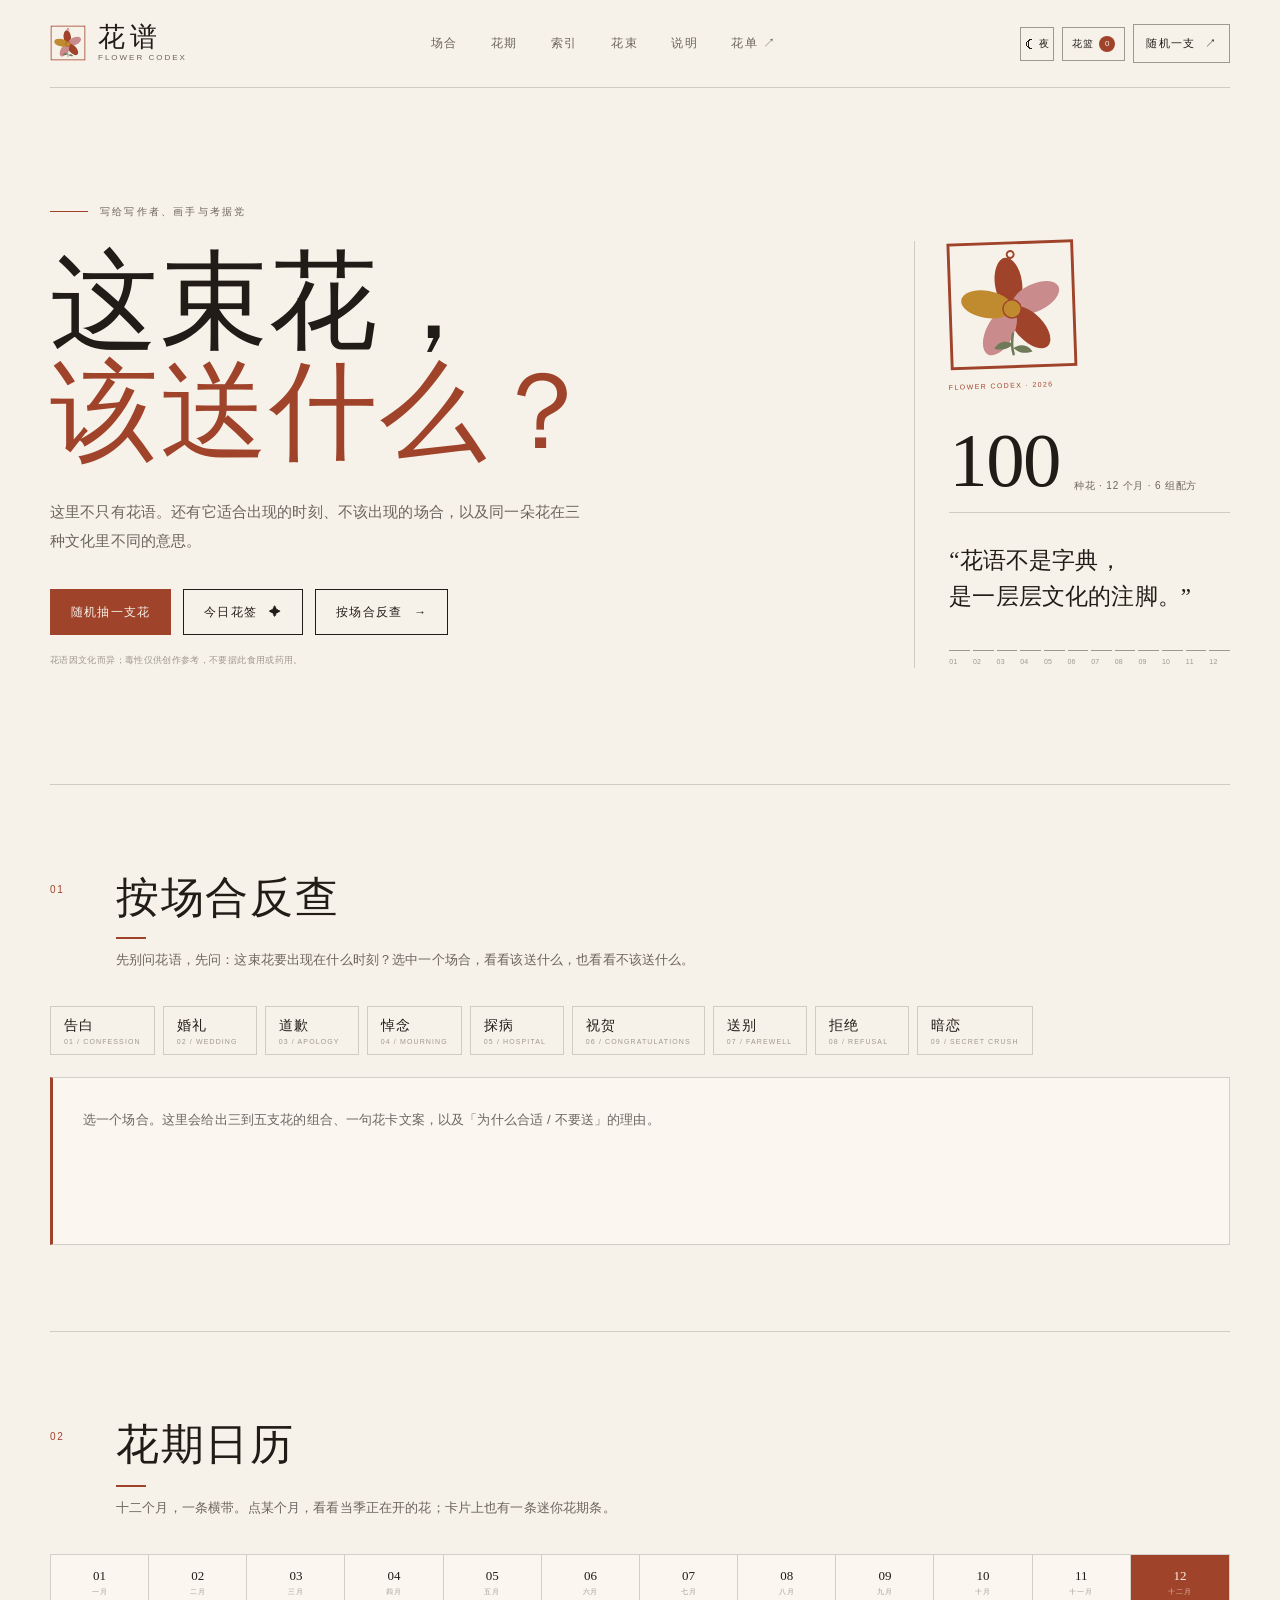
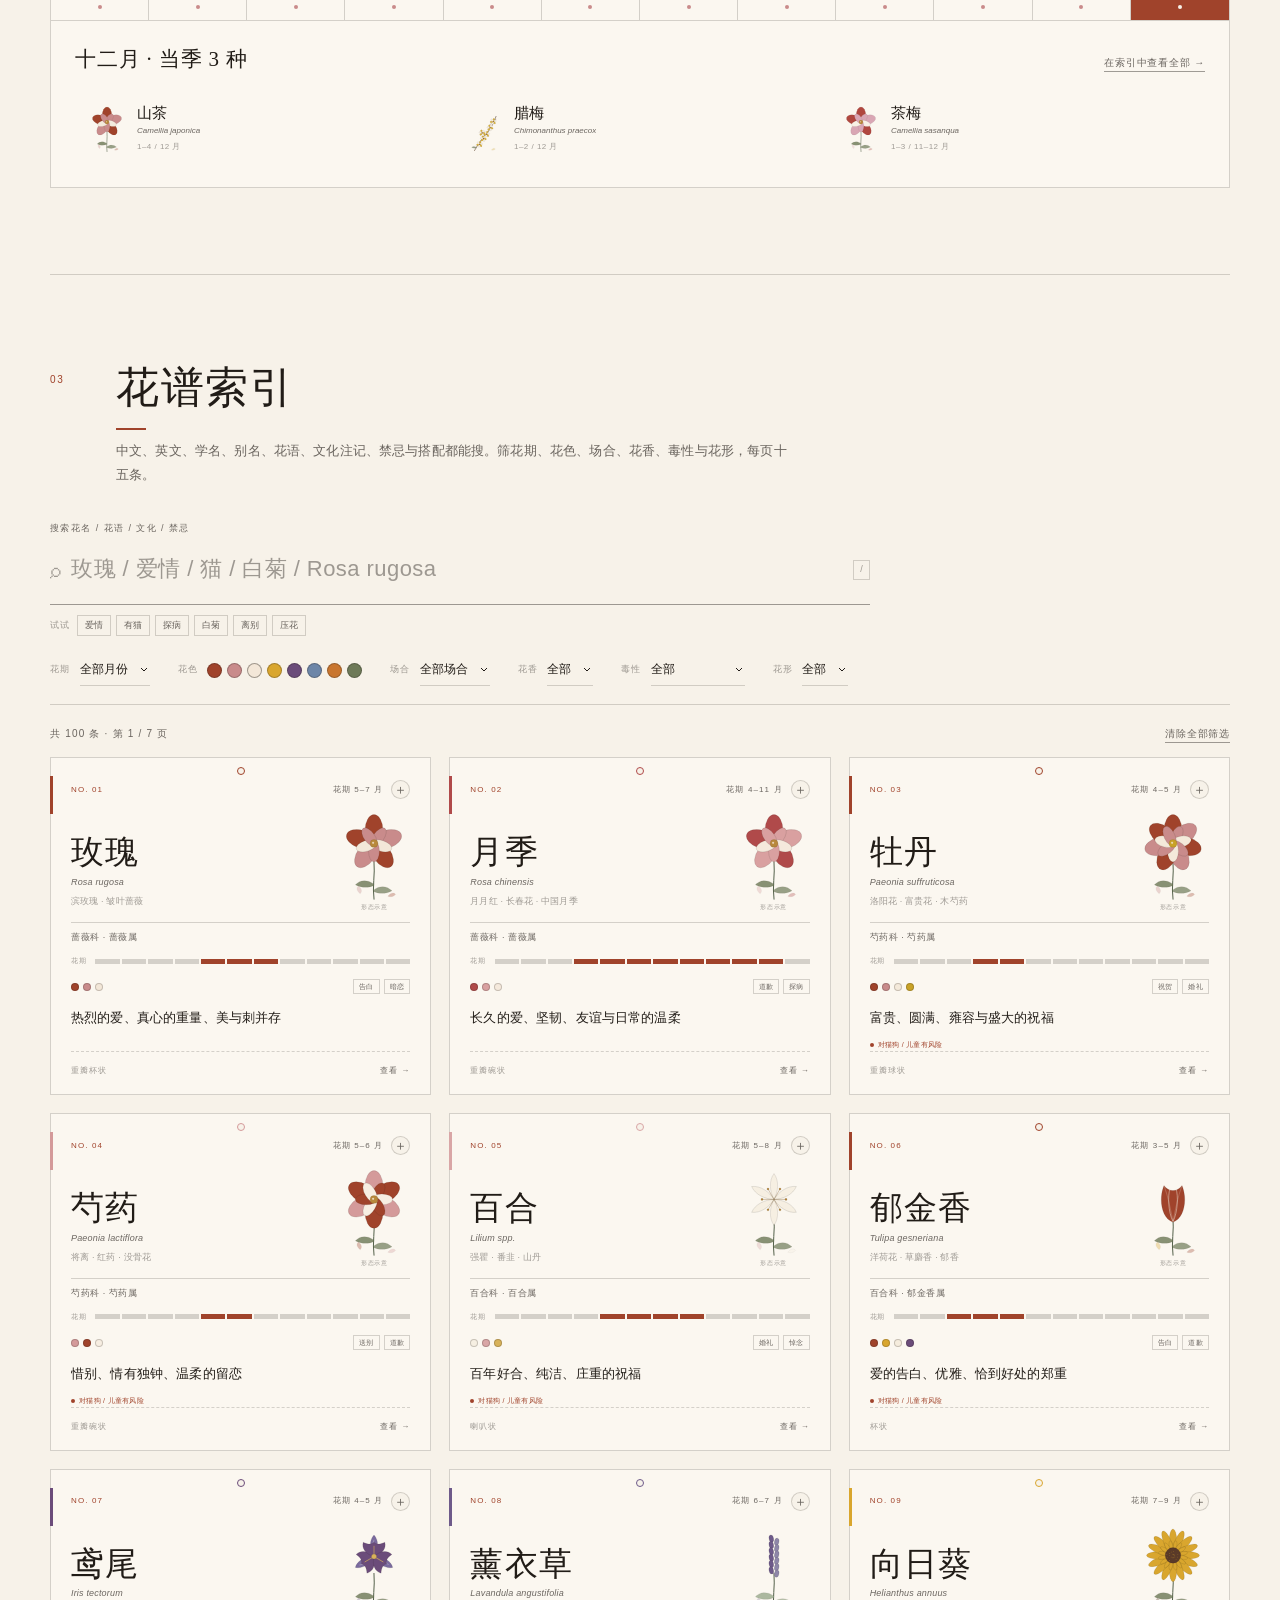
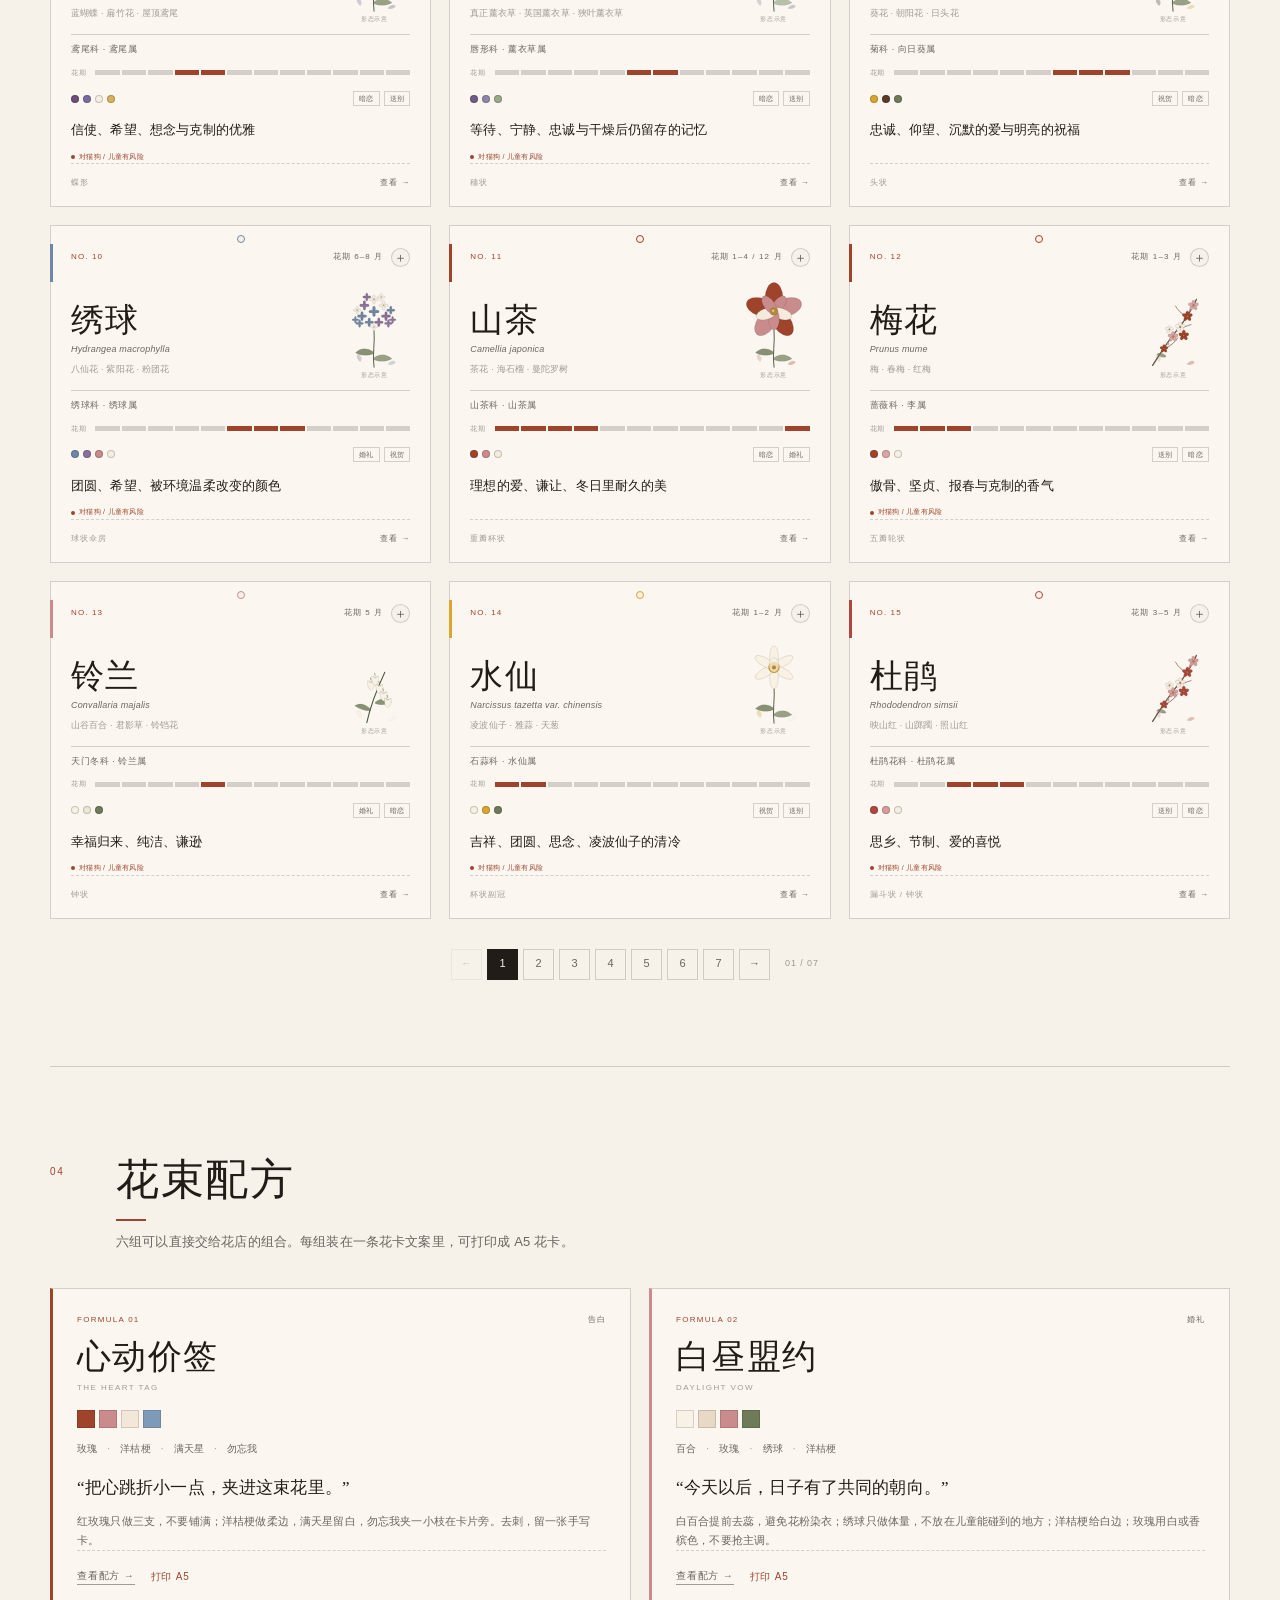
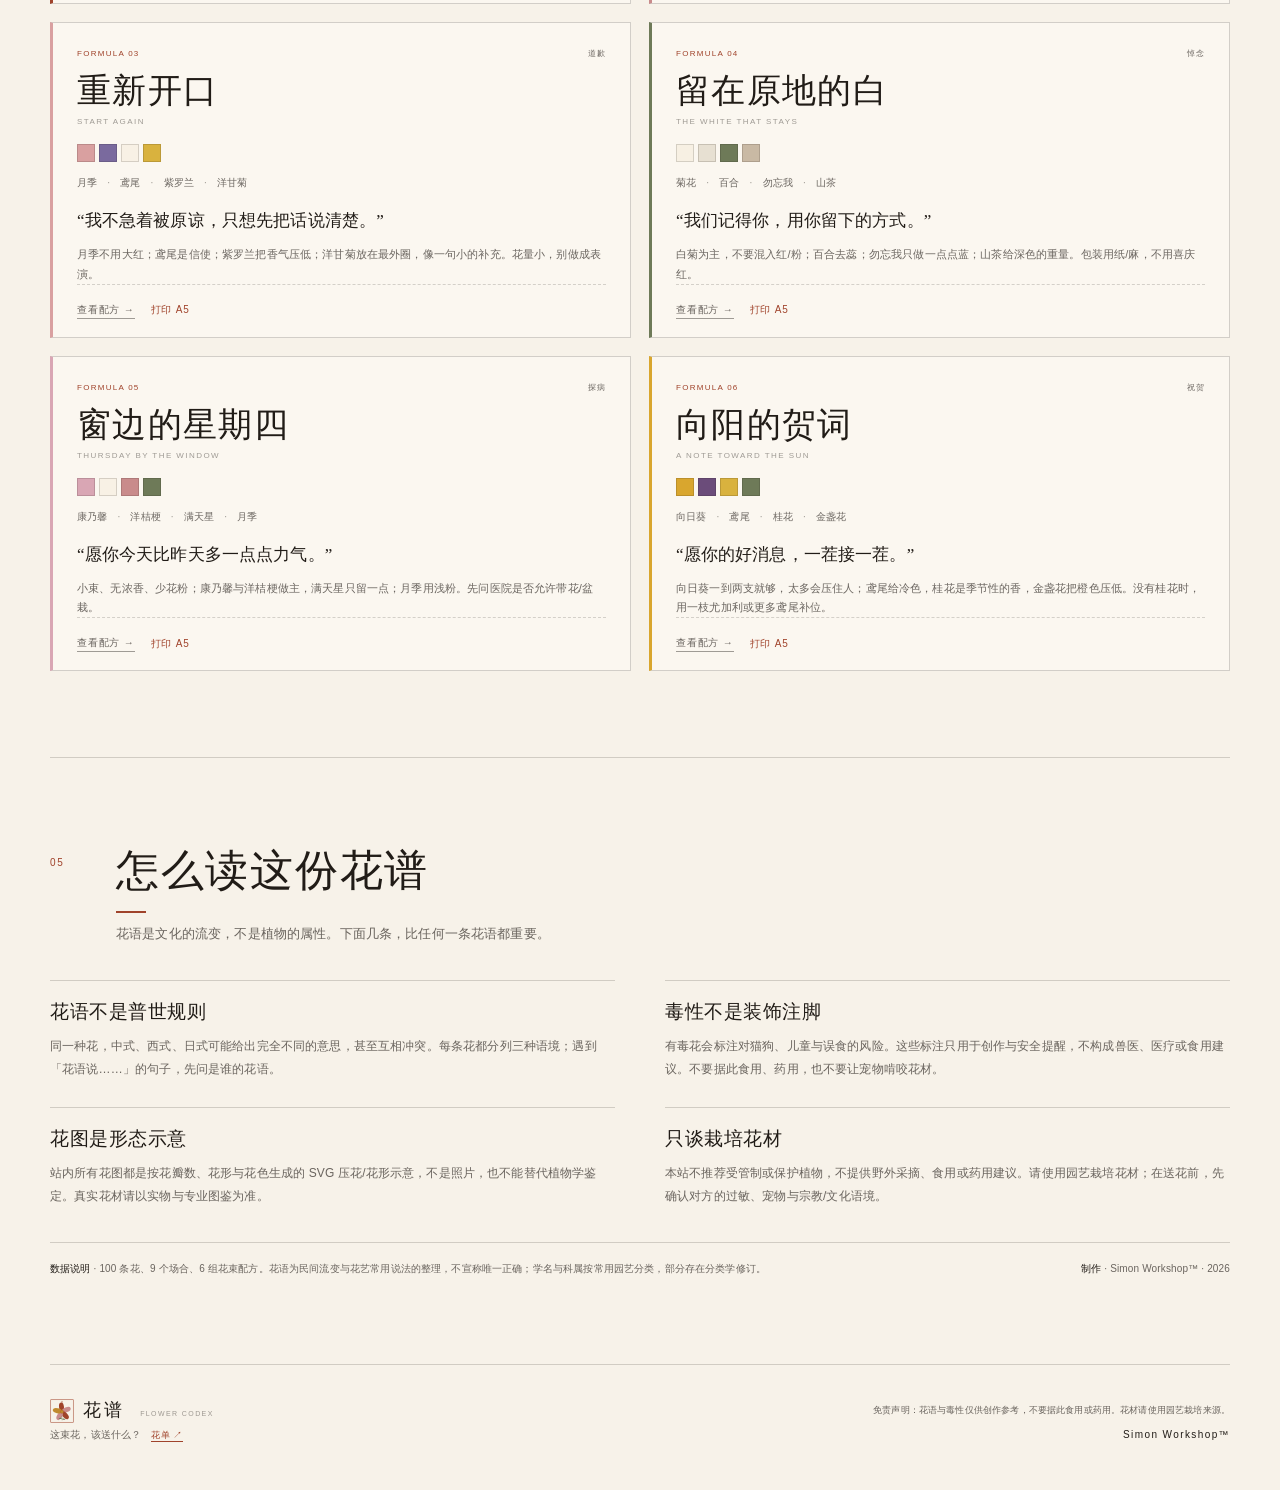
<file: index.html>
<!doctype html>
<html lang="zh-CN">
<head>
  <meta charset="utf-8">
  <meta name="viewport" content="width=device-width, initial-scale=1, viewport-fit=cover">
  <title>花谱 · 这束花，该送什么？</title>
  <meta name="description" content="花谱：写给写作者、画手与考据党的花与场合对照册。按场合反查、花期日历、花束配方；花语因文化而异，毒性仅供创作参考。">
  <meta name="theme-color" content="#F7F2E9">
  <meta property="og:title" content="花谱 · 这束花，该送什么？">
  <meta property="og:description" content="给写故事的人、画画的人，和认真考据的人。100 种花，12 个月，6 组花束配方。">
  <meta property="og:type" content="website">
  <link rel="icon" href="logo.svg?v=20261106" type="image/svg+xml">
  <script>
    try { if (localStorage.getItem("huapu-theme") === "night") document.documentElement.dataset.theme = "night"; } catch (e) {}
  </script>
  <link rel="stylesheet" href="styles.css">
</head>
<body>
  <a class="skip-link" href="#index">跳到花谱索引</a>
  <noscript><p class="noscript">花谱的搜索、筛选与详情需要 JavaScript。请开启后再使用。</p></noscript>

  <header class="masthead" id="top">
    <a class="brand" href="#top" aria-label="花谱首页">
      <img class="brand-mark" src="logo.svg?v=20261106" alt="" width="36" height="36">
      <span class="brand-text">
        <span class="brand-cn">花谱</span>
        <span class="brand-en">FLOWER CODEX</span>
      </span>
    </a>
    <nav class="nav" aria-label="主导航">
      <a href="#occasions">场合</a>
      <a href="#calendar">花期</a>
      <a href="#index">索引</a>
      <a href="#bouquets">花束</a>
      <a href="#about">说明</a>
      <a href="flowers-list.html">花单 ↗</a>
    </nav>
    <div class="header-actions">
      <button class="theme-btn" id="themeToggle" type="button" aria-label="切换夜晚模式" aria-pressed="false" title="切换夜晚模式">
        <span class="theme-icon" aria-hidden="true">☾</span>
        <span class="theme-label">夜</span>
      </button>
      <button class="basket-btn" id="basketBtn" type="button" aria-label="打开花篮">
        <span class="basket-label">花篮</span>
        <span class="basket-count" id="basketCount">0</span>
      </button>
      <button class="random-btn" id="randomBtn" type="button">
        <span>随机一支</span>
        <span aria-hidden="true">↗</span>
      </button>
    </div>
  </header>

  <main>
    <section class="hero" aria-labelledby="heroTitle">
      <div class="hero-copy">
        <p class="eyebrow"><span class="eyebrow-rule" aria-hidden="true"></span>写给写作者、画手与考据党</p>
        <h1 id="heroTitle">这束花，<br><span>该送什么？</span></h1>
        <p class="hero-lede">这里不只有花语。还有它适合出现的时刻、不该出现的场合，以及同一朵花在三种文化里不同的意思。</p>
        <div class="hero-actions">
          <button class="btn btn-solid" id="heroRandom" type="button">随机抽一支花</button>
          <button class="btn btn-ghost" id="dailyBtn" type="button">今日花签 <span aria-hidden="true">✦</span></button>
          <a class="btn btn-ghost" href="#occasions">按场合反查 <span aria-hidden="true">→</span></a>
        </div>
        <p class="hero-note">花语因文化而异；毒性仅供创作参考，不要据此食用或药用。</p>
      </div>
      <aside class="hero-aside" aria-label="花谱简介">
        <div class="hero-emblem" aria-hidden="true">
          <img src="logo.svg?v=20261106" alt="" width="132" height="132">
          <span>FLOWER CODEX · 2026</span>
        </div>
        <div class="hero-stat">
          <span class="hero-stat-no" id="statFlowers">100</span>
          <span class="hero-stat-label">种花 · 12 个月 · 6 组配方</span>
        </div>
        <p class="hero-quote">“花语不是字典，<br>是一层层文化的注脚。”</p>
        <div class="hero-months" aria-hidden="true">
          <span>01</span><span>02</span><span>03</span><span>04</span><span>05</span><span>06</span>
          <span>07</span><span>08</span><span>09</span><span>10</span><span>11</span><span>12</span>
        </div>
      </aside>
    </section>

    <section class="section occasion-section" id="occasions" aria-labelledby="occasionsTitle">
      <header class="section-head">
        <span class="sec-no" aria-hidden="true">01</span>
        <div>
          <h2 id="occasionsTitle">按场合反查</h2>
          <p class="section-sub">先别问花语，先问：这束花要出现在什么时刻？选中一个场合，看看该送什么，也看看不该送什么。</p>
        </div>
      </header>
      <div class="occasion-chips" id="occasionChips" role="group" aria-label="选择场合"></div>
      <div class="occasion-panel" id="occasionPanel" aria-live="polite">
        <p class="panel-placeholder">选一个场合。这里会给出三到五支花的组合、一句花卡文案，以及「为什么合适 / 不要送」的理由。</p>
      </div>
    </section>

    <section class="section calendar-section" id="calendar" aria-labelledby="calendarTitle">
      <header class="section-head">
        <span class="sec-no" aria-hidden="true">02</span>
        <div>
          <h2 id="calendarTitle">花期日历</h2>
          <p class="section-sub">十二个月，一条横带。点某个月，看看当季正在开的花；卡片上也有一条迷你花期条。</p>
        </div>
      </header>
      <div class="calendar-wrap">
        <div class="calendar-strip" id="calendarStrip" role="group" aria-label="按月份查看花期"></div>
        <div class="season-head">
          <h3 id="seasonTitle">当季花</h3>
          <button class="text-btn" id="seasonAll" type="button">在索引中查看全部 <span aria-hidden="true">→</span></button>
        </div>
        <div class="season-preview" id="seasonPreview"></div>
      </div>
    </section>

    <section class="section index-section" id="index" aria-labelledby="indexTitle">
      <header class="section-head">
        <span class="sec-no" aria-hidden="true">03</span>
        <div>
          <h2 id="indexTitle">花谱索引</h2>
          <p class="section-sub">中文、英文、学名、别名、花语、文化注记、禁忌与搭配都能搜。筛花期、花色、场合、花香、毒性与花形，每页十五条。</p>
        </div>
      </header>

      <div class="search-block">
        <label class="search-label" for="searchInput">搜索花名 / 花语 / 文化 / 禁忌</label>
        <div class="search-field">
          <span class="search-icon" aria-hidden="true">⌕</span>
          <input id="searchInput" type="search" autocomplete="off" spellcheck="false" placeholder="玫瑰 / 爱情 / 猫 / 白菊 / Rosa rugosa">
          <kbd class="search-kbd" aria-hidden="true">/</kbd>
          <button class="search-clear" id="searchClear" type="button" aria-label="清除搜索" hidden>×</button>
        </div>
        <div class="search-suggestions" id="searchSuggestions" aria-label="搜索建议">
          <span>试试</span>
          <button type="button" data-quick-search="爱情">爱情</button>
          <button type="button" data-quick-search="猫">有猫</button>
          <button type="button" data-quick-search="探病">探病</button>
          <button type="button" data-quick-search="白菊">白菊</button>
          <button type="button" data-quick-search="离别">离别</button>
          <button type="button" data-quick-search="压花">压花</button>
        </div>
      </div>

      <div class="filter-bar" id="filterBar">
        <div class="filter-group">
          <span class="filter-label">花期</span>
          <select id="monthFilter" aria-label="按花期月份筛选">
            <option value="">全部月份</option>
          </select>
        </div>
        <div class="filter-group filter-colors">
          <span class="filter-label">花色</span>
          <div class="color-filters" id="colorFilters" role="group" aria-label="按花色筛选"></div>
        </div>
        <div class="filter-group">
          <span class="filter-label">场合</span>
          <select id="occasionFilter" aria-label="按场合筛选">
            <option value="">全部场合</option>
          </select>
        </div>
        <div class="filter-group">
          <span class="filter-label">花香</span>
          <select id="scentFilter" aria-label="按花香筛选">
            <option value="">全部</option>
            <option value="无">无</option>
            <option value="淡">淡</option>
            <option value="浓">浓</option>
          </select>
        </div>
        <div class="filter-group">
          <span class="filter-label">毒性</span>
          <select id="riskFilter" aria-label="按毒性风险筛选">
            <option value="">全部</option>
            <option value="pets">对猫狗有风险</option>
            <option value="children">对儿童有风险</option>
            <option value="low">风险较低</option>
          </select>
        </div>
        <div class="filter-group">
          <span class="filter-label">花形</span>
          <select id="shapeFilter" aria-label="按花形筛选">
            <option value="">全部</option>
          </select>
        </div>
      </div>

      <div class="active-filters" id="activeFilters" aria-live="polite"></div>

      <div class="result-bar">
        <p class="result-count" id="resultCount">—</p>
        <button class="text-btn" id="resetFilters" type="button">清除全部筛选</button>
      </div>

      <div class="flower-grid" id="flowerGrid"></div>
      <nav class="pagination" id="pagination" aria-label="花谱分页"></nav>
    </section>

    <section class="section bouquet-section" id="bouquets" aria-labelledby="bouquetsTitle">
      <header class="section-head">
        <span class="sec-no" aria-hidden="true">04</span>
        <div>
          <h2 id="bouquetsTitle">花束配方</h2>
          <p class="section-sub">六组可以直接交给花店的组合。每组装在一条花卡文案里，可打印成 A5 花卡。</p>
        </div>
      </header>
      <div class="bouquet-grid" id="bouquetGrid"></div>
    </section>

    <section class="section about-section" id="about" aria-labelledby="aboutTitle">
      <header class="section-head">
        <span class="sec-no" aria-hidden="true">05</span>
        <div>
          <h2 id="aboutTitle">怎么读这份花谱</h2>
          <p class="section-sub">花语是文化的流变，不是植物的属性。下面几条，比任何一条花语都重要。</p>
        </div>
      </header>
      <div class="about-grid">
        <article class="about-note">
          <h3>花语不是普世规则</h3>
          <p>同一种花，中式、西式、日式可能给出完全不同的意思，甚至互相冲突。每条花都分列三种语境；遇到「花语说……」的句子，先问是谁的花语。</p>
        </article>
        <article class="about-note">
          <h3>毒性不是装饰注脚</h3>
          <p>有毒花会标注对猫狗、儿童与误食的风险。这些标注只用于创作与安全提醒，不构成兽医、医疗或食用建议。不要据此食用、药用，也不要让宠物啃咬花材。</p>
        </article>
        <article class="about-note">
          <h3>花图是形态示意</h3>
          <p>站内所有花图都是按花瓣数、花形与花色生成的 SVG 压花/花形示意，不是照片，也不能替代植物学鉴定。真实花材请以实物与专业图鉴为准。</p>
        </article>
        <article class="about-note">
          <h3>只谈栽培花材</h3>
          <p>本站不推荐受管制或保护植物，不提供野外采摘、食用或药用建议。请使用园艺栽培花材；在送花前，先确认对方的过敏、宠物与宗教/文化语境。</p>
        </article>
      </div>
      <div class="about-meta">
        <p><strong>数据说明</strong> · <span data-count-flowers>100</span> 条花、9 个场合、<span data-count-bouquets>6</span> 组花束配方。花语为民间流变与花艺常用说法的整理，不宣称唯一正确；学名与科属按常用园艺分类，部分存在分类学修订。</p>
        <p><strong>制作</strong> · Simon Workshop™ · 2026</p>
      </div>
    </section>
  </main>

  <footer class="site-footer">
    <div class="footer-left">
      <p class="footer-brand"><img class="footer-mark" src="logo.svg?v=20261106" alt="" width="24" height="24"><span class="footer-brand-text">花谱 <span>FLOWER CODEX</span></span></p>
      <p class="footer-line">这束花，该送什么？ <a class="footer-list-link" href="flowers-list.html">花单 ↗</a></p>
    </div>
    <div class="footer-right">
      <p class="disclaimer">免责声明：花语与毒性仅供创作参考，不要据此食用或药用。花材请使用园艺栽培来源。</p>
      <p class="credit">Simon Workshop™</p>
    </div>
  </footer>

  <div id="drawerRoot"></div>
  <div id="modalRoot"></div>
  <div id="toast" class="toast" role="status" aria-live="polite"></div>
  <div id="printCard" class="print-card" aria-hidden="true"></div>

  <script src="data/flowers.js"></script>
  <script src="data/bouquets.js"></script>
  <script src="app.js"></script>
</body>
</html>
</file>
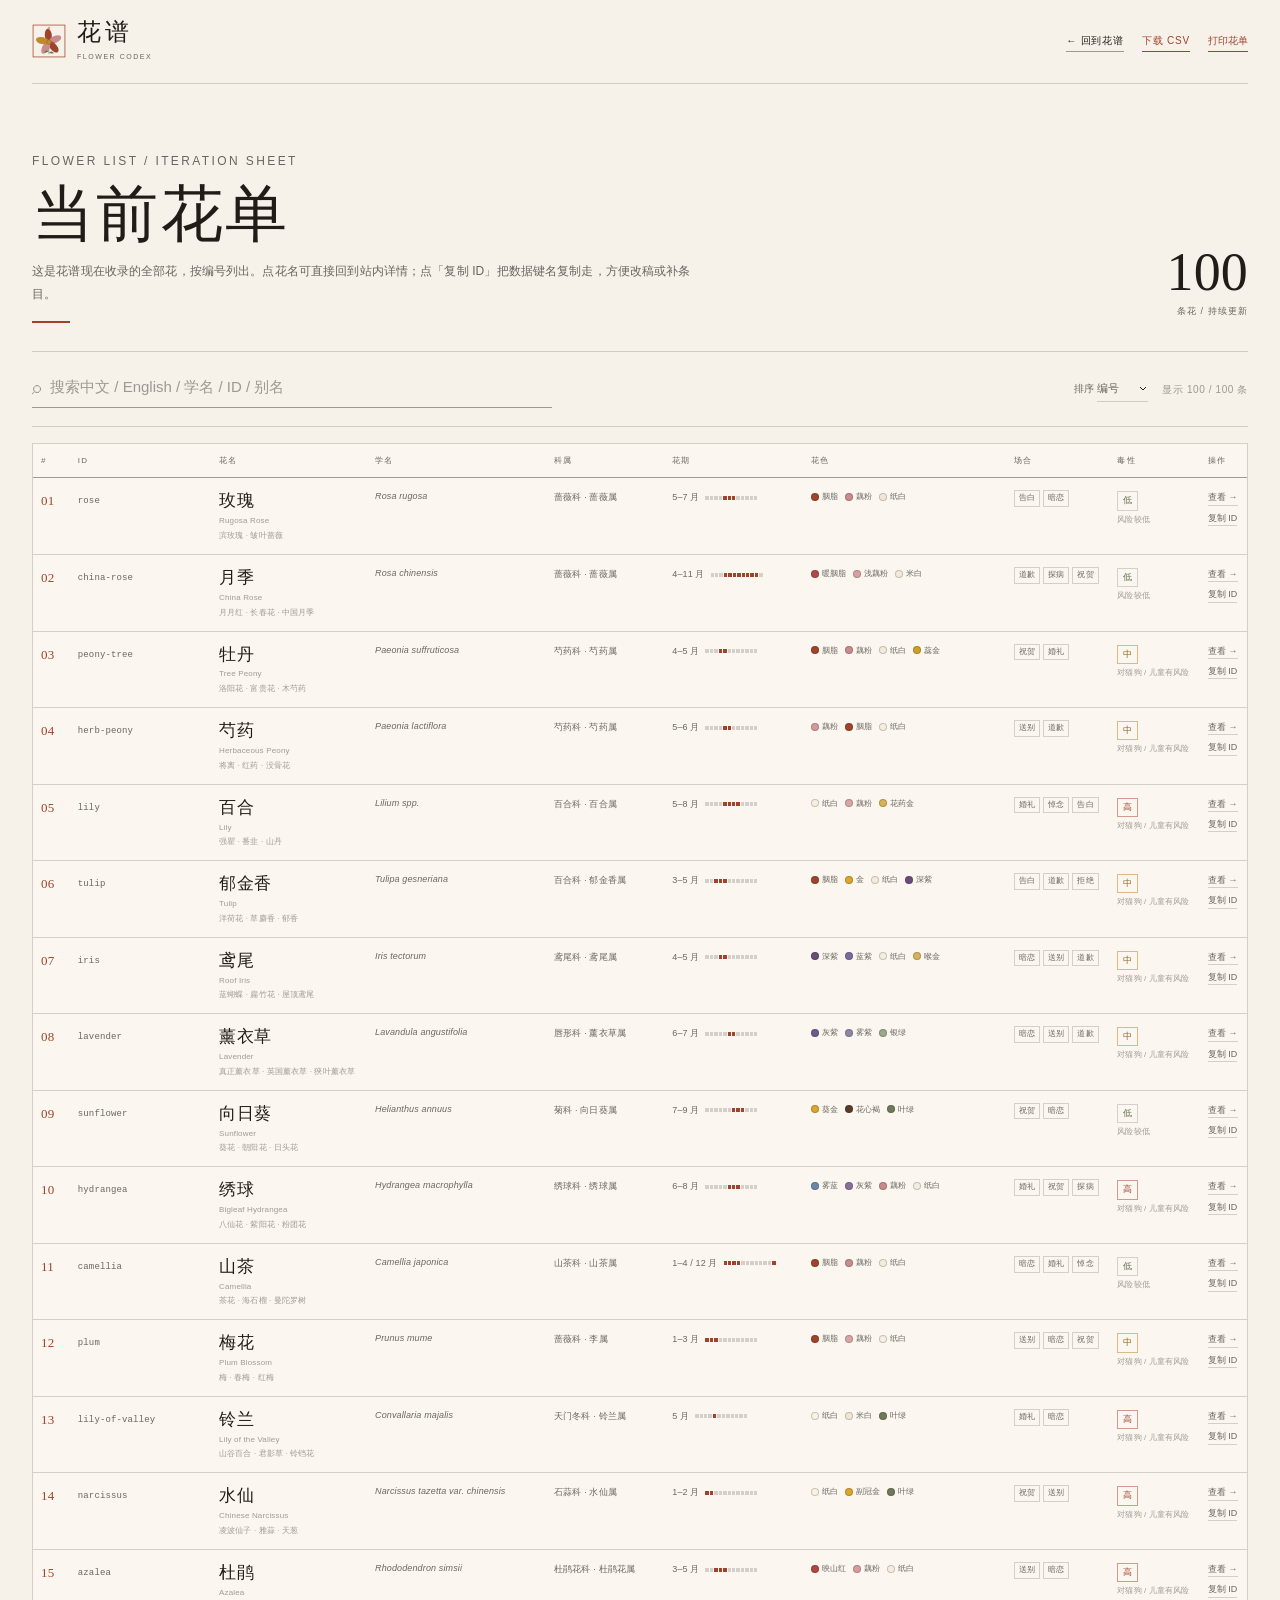
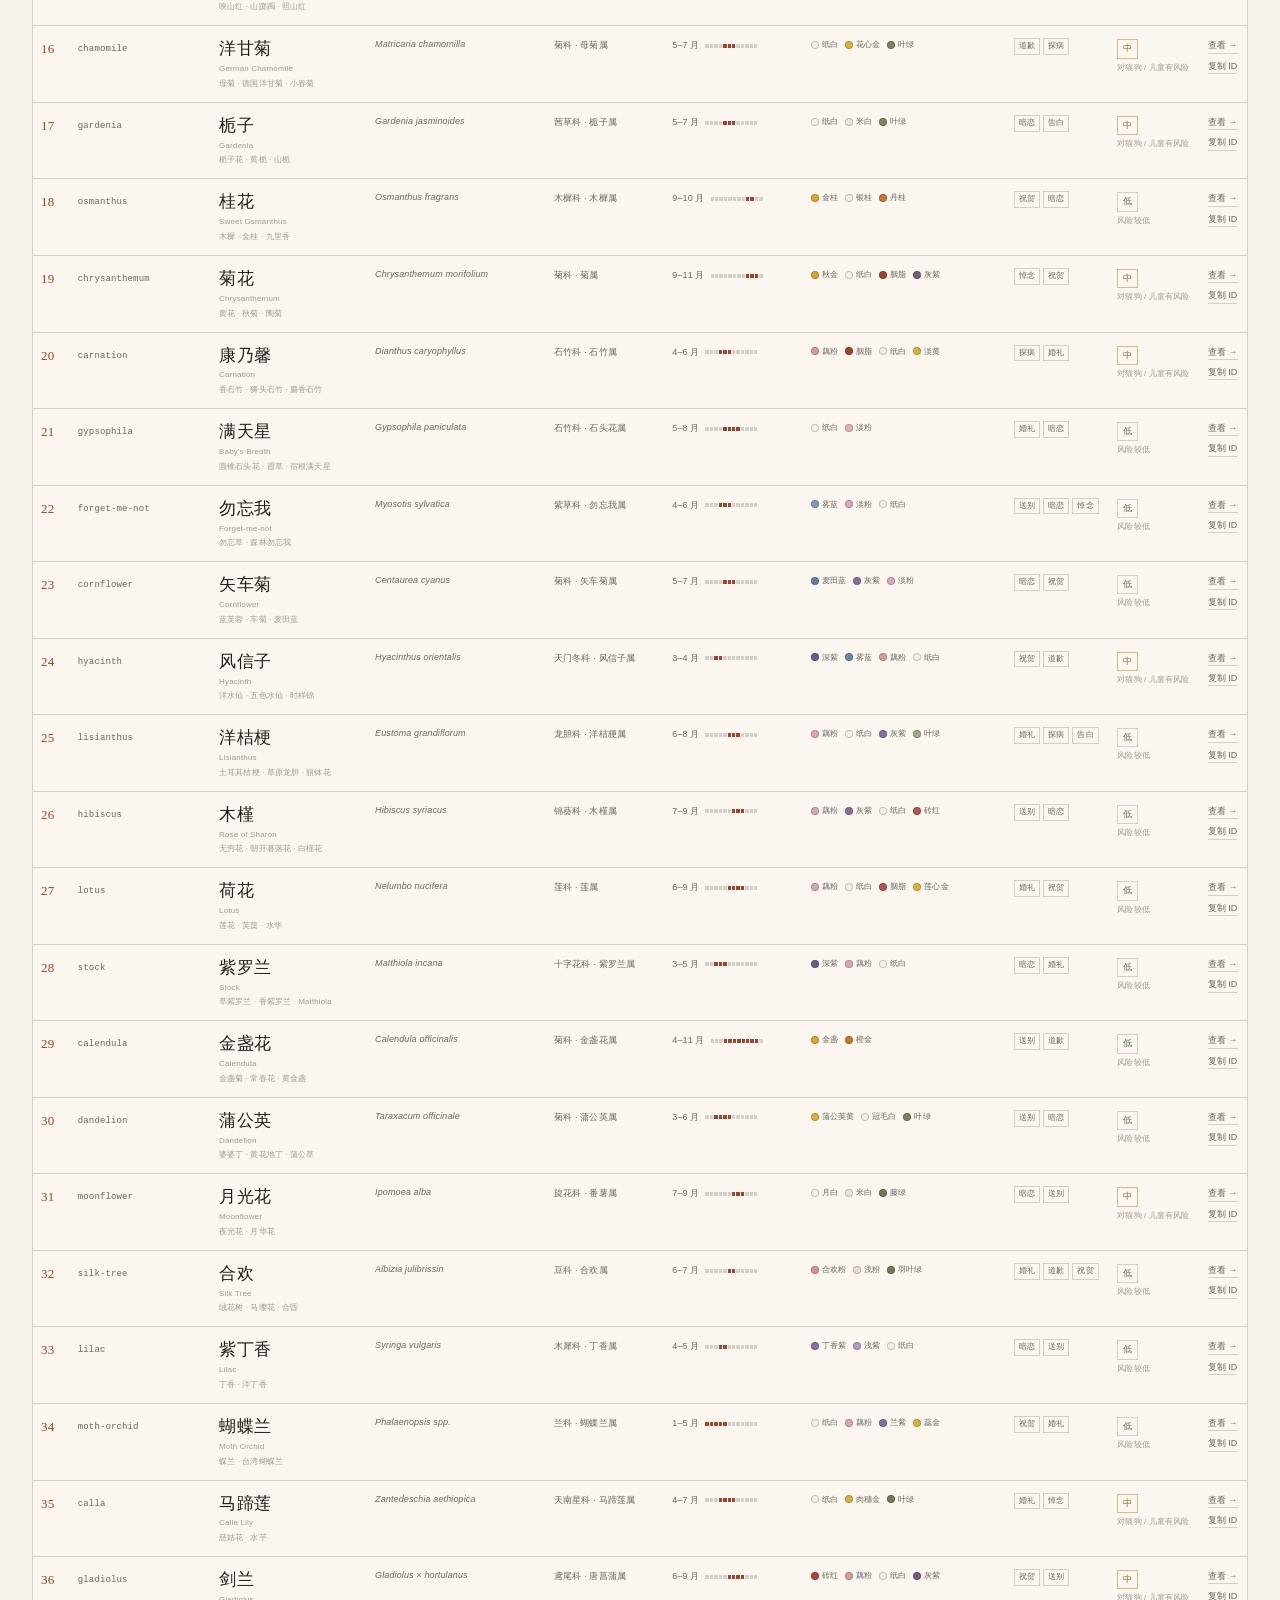
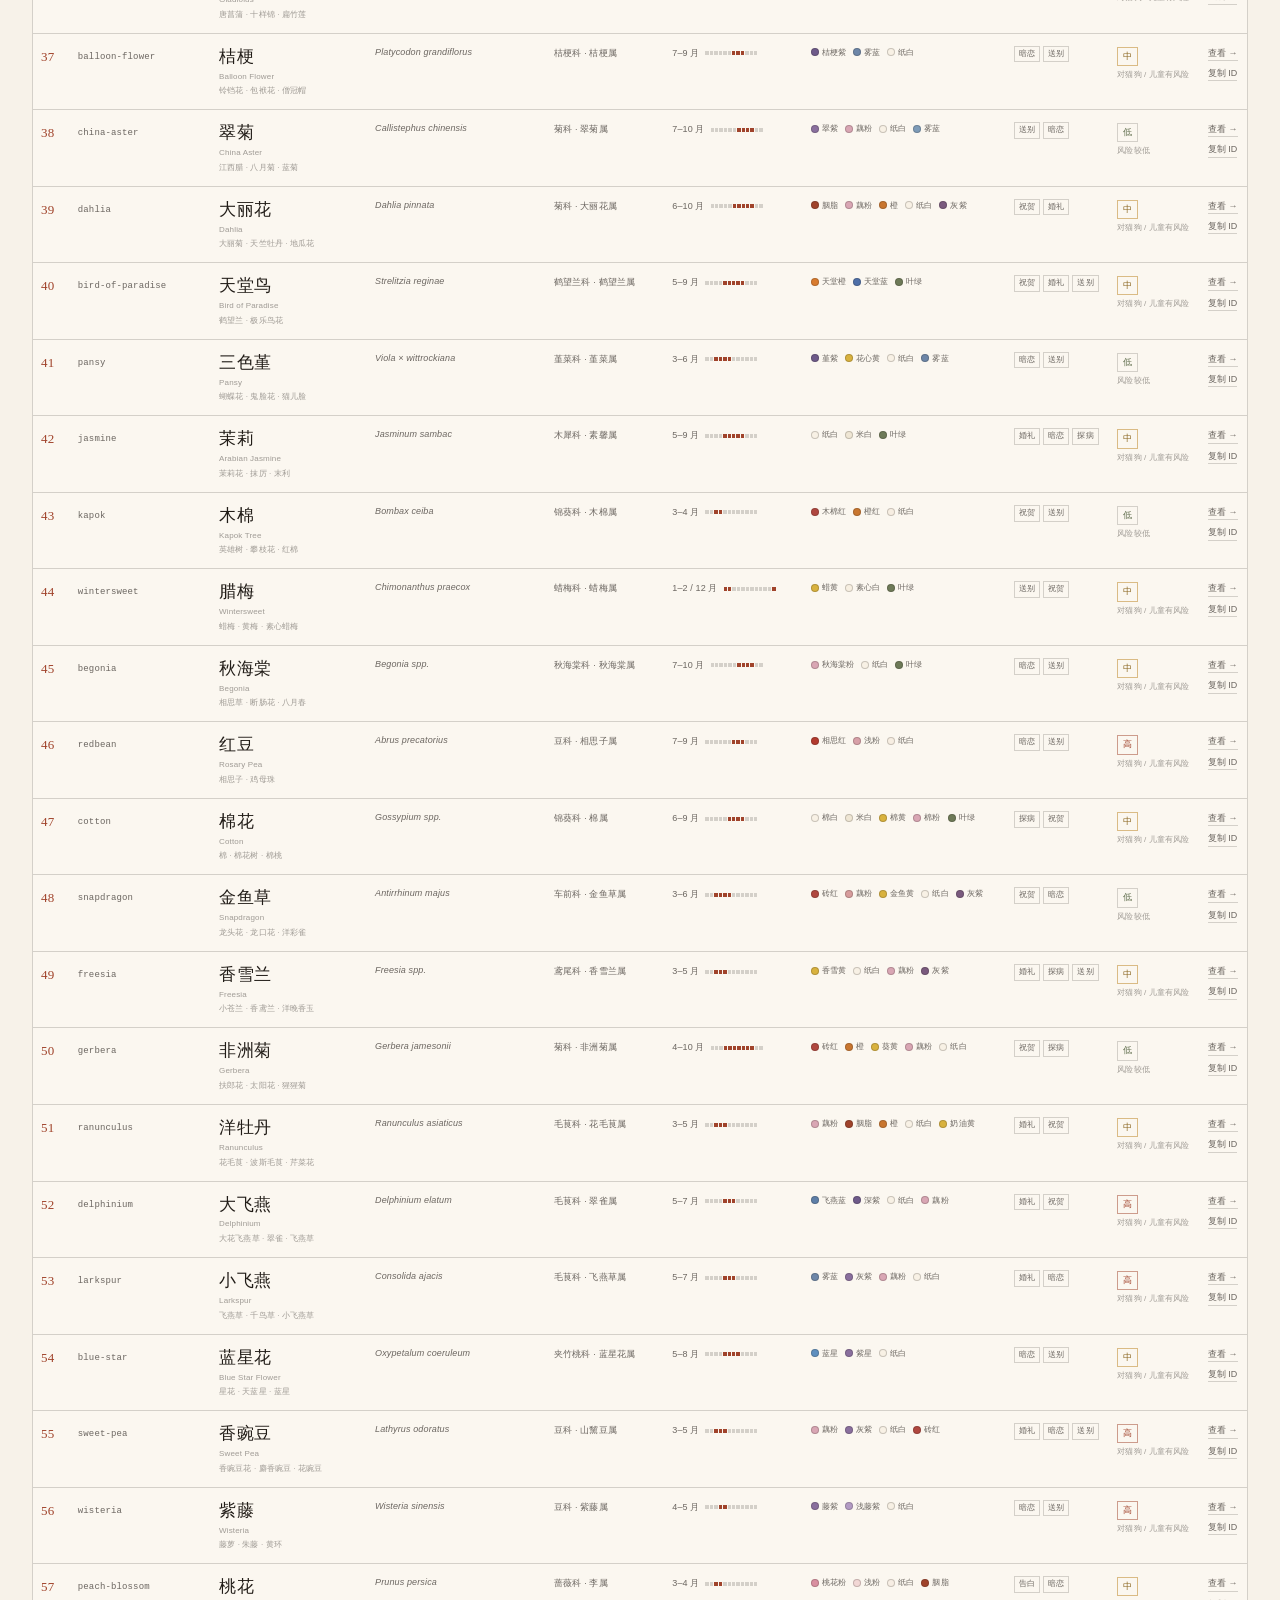
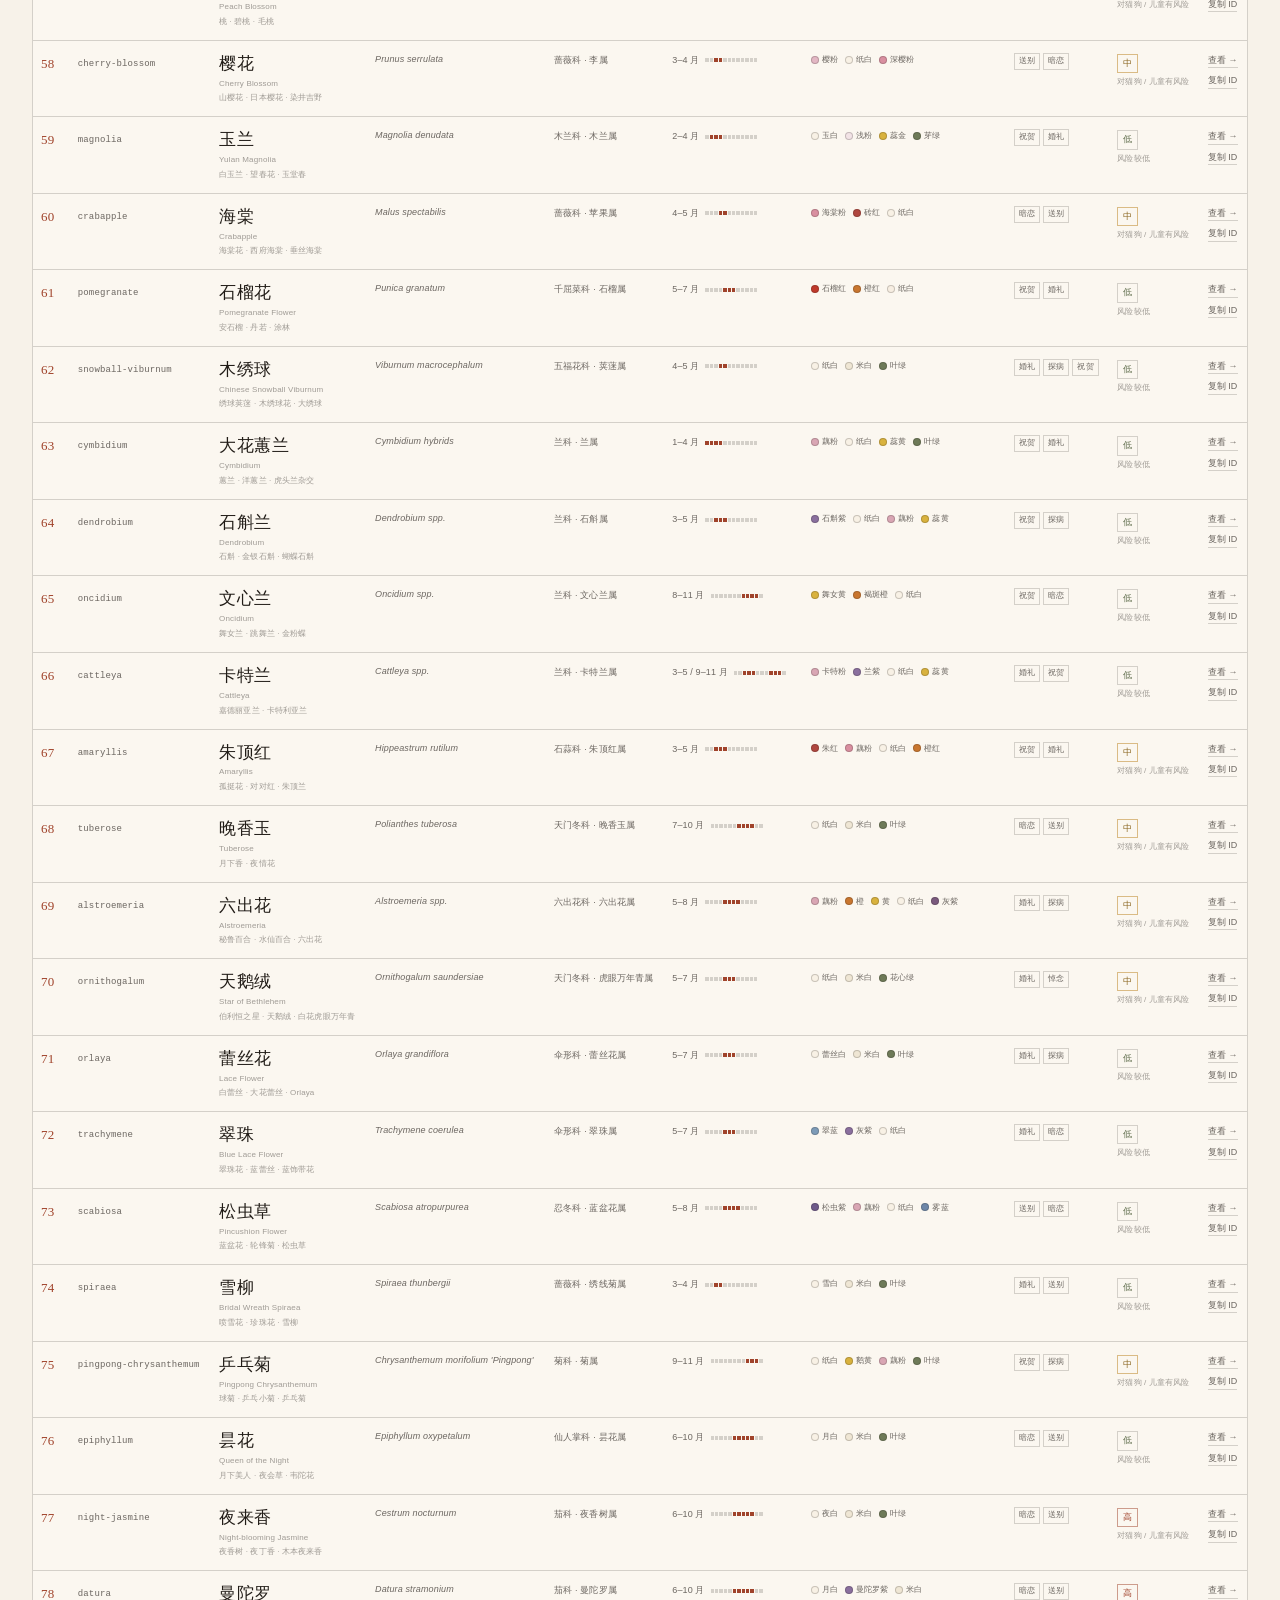
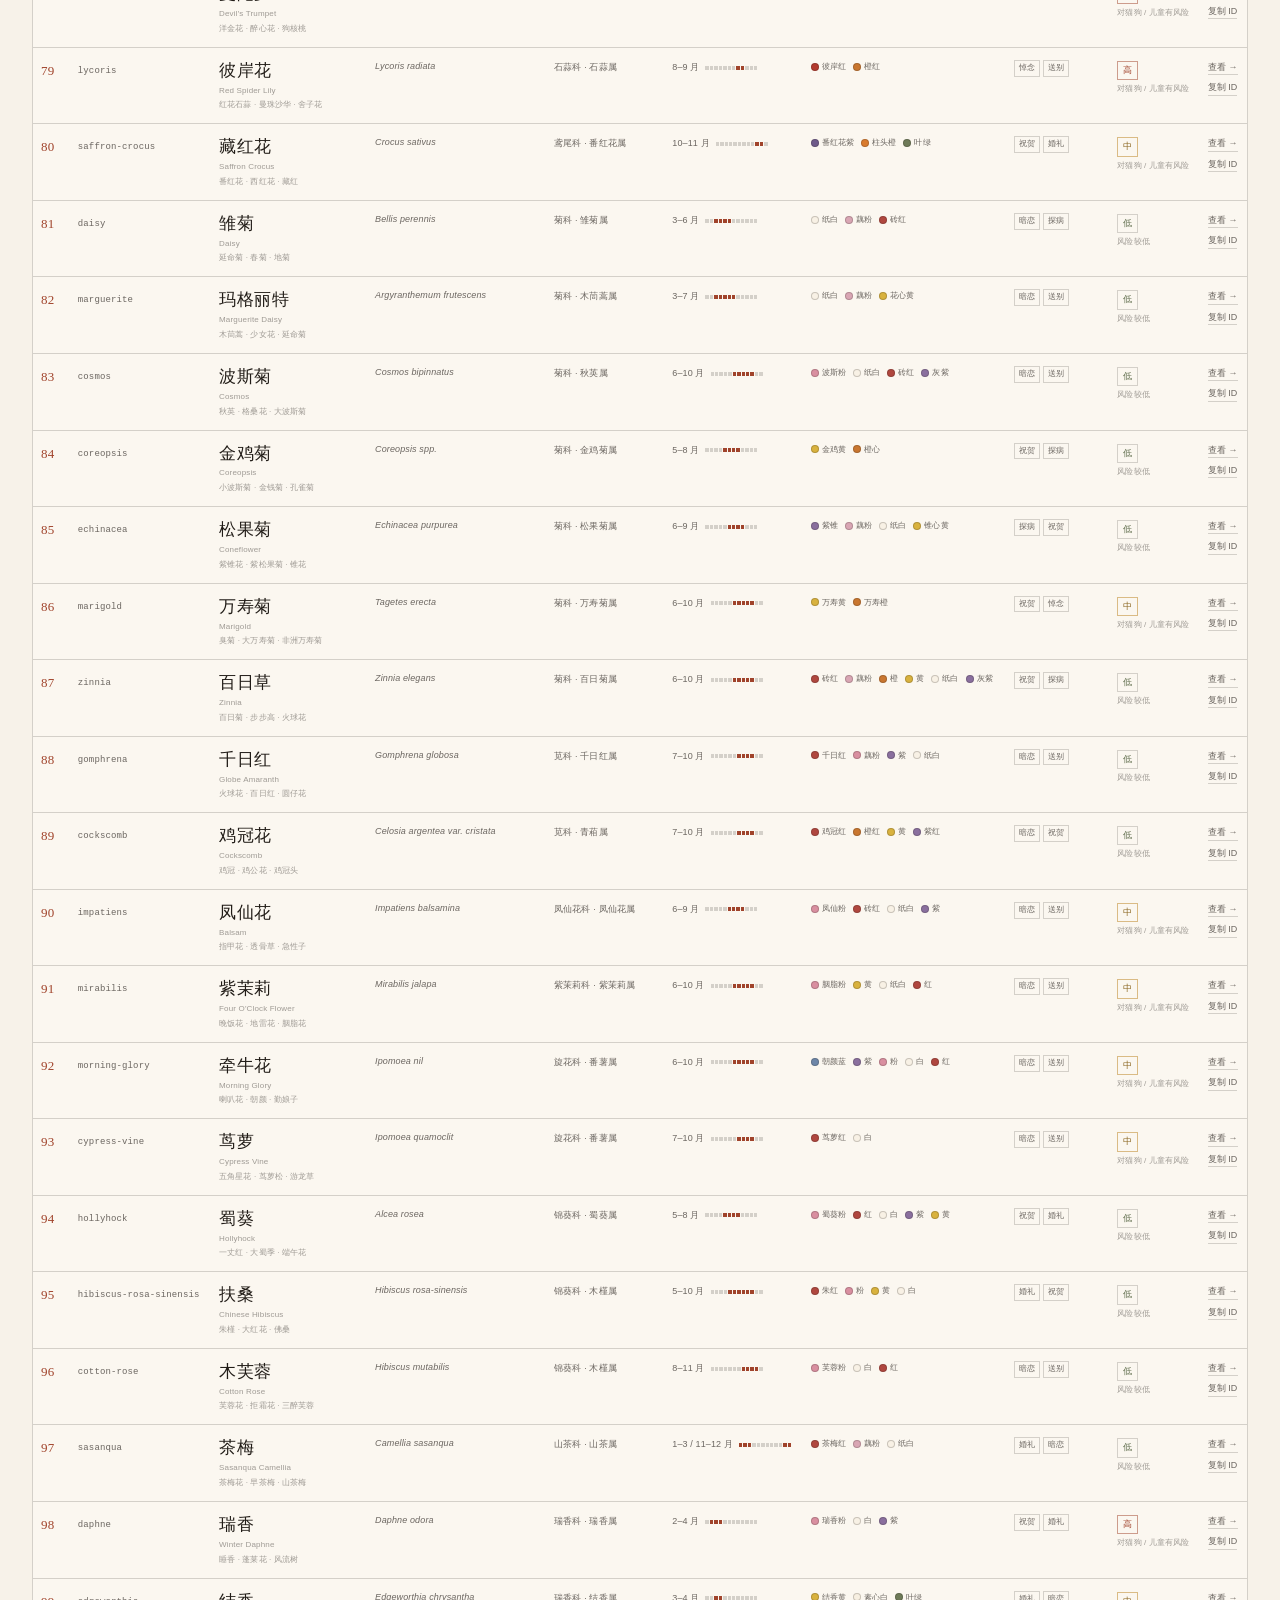
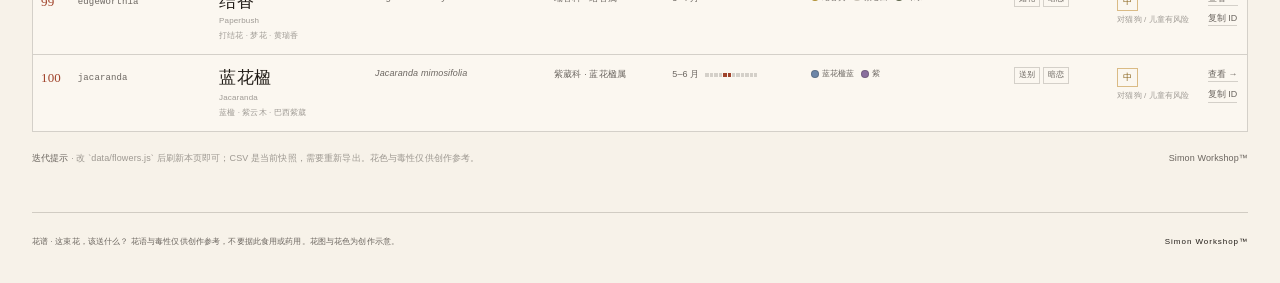
<file: flowers-list.html>
<!doctype html>
<html lang="zh-CN">
<head>
  <meta charset="utf-8">
  <meta name="viewport" content="width=device-width, initial-scale=1">
  <title>花单 · 花谱</title>
  <meta name="description" content="花谱当前 100 条花的迭代清单：编号、ID、学名、科属、花期、花色、场合与毒性。">
  <meta name="theme-color" content="#F7F2E9">
  <link rel="icon" href="logo.svg?v=20261106" type="image/svg+xml">
  <style>
    :root {
      --paper: #F7F2E9;
      --paper-2: #FBF7F0;
      --ink: #211C17;
      --ink-soft: rgba(33, 28, 23, .66);
      --ink-faint: rgba(33, 28, 23, .42);
      --line: rgba(33, 28, 23, .18);
      --line-strong: rgba(33, 28, 23, .42);
      --rouge: #A0432B;
      --rouge-deep: #7D2B1A;
      --lotus: #C98B8B;
      --sage: #5F6D4C;
      --gold: #C08A2E;
      --serif: "Songti SC", "Songti TC", "STSong", "Noto Serif SC", "Source Han Serif SC", "SimSun", serif;
      --sans: -apple-system, BlinkMacSystemFont, "PingFang SC", "Hiragino Sans GB", "Microsoft YaHei", "Noto Sans SC", sans-serif;
    }
    * { box-sizing: border-box; }
    html { background: var(--paper); color: var(--ink); }
    body {
      margin: 0;
      background: var(--paper);
      font-family: var(--sans);
      font-size: 13px;
      line-height: 1.7;
      letter-spacing: .01em;
      overflow-x: hidden;
    }
    a { color: inherit; text-decoration: none; }
    button, input, select { font: inherit; color: inherit; }
    button { cursor: pointer; }
    a:focus-visible, button:focus-visible, input:focus-visible, select:focus-visible {
      outline: 2px solid var(--rouge);
      outline-offset: 3px;
    }
    h1, h2, p { margin: 0; }

    .top {
      width: min(1280px, calc(100% - 64px));
      margin: 0 auto;
      min-height: 84px;
      display: flex;
      align-items: center;
      justify-content: space-between;
      gap: 24px;
      border-bottom: 1px solid var(--line);
    }
    .brand {
      display: flex;
      align-items: center;
      gap: 11px;
    }
    .brand img { width: 34px; height: 34px; display: block; }
    .brand-cn {
      font-family: var(--serif);
      font-size: 24px;
      letter-spacing: .16em;
      line-height: 1;
    }
    .brand small {
      display: block;
      margin-top: 4px;
      font-size: 7px;
      letter-spacing: .22em;
      color: var(--ink-soft);
    }
    .top-actions {
      display: flex;
      align-items: center;
      gap: 18px;
      font-size: 10px;
      letter-spacing: .08em;
    }
    .top-actions a {
      padding-bottom: 2px;
      border-bottom: 1px solid var(--line-strong);
    }
    .top-actions a:hover { color: var(--rouge); border-color: var(--rouge); }
    .top-actions .csv { color: var(--rouge); border-color: var(--rouge); }

    main {
      width: min(1280px, calc(100% - 64px));
      margin: 0 auto;
      padding: 54px 0 46px;
    }

    .hero {
      display: grid;
      grid-template-columns: minmax(0, 1fr) auto;
      gap: 30px;
      align-items: end;
      padding-bottom: 28px;
      border-bottom: 1px solid var(--line);
    }
    .eyebrow {
      font-size: 9px;
      letter-spacing: .2em;
      color: var(--rouge);
    }
    h1 {
      margin-top: 8px;
      font-family: var(--serif);
      font-weight: 400;
      font-size: clamp(38px, 5vw, 62px);
      line-height: 1.08;
      letter-spacing: .04em;
    }
    .hero p {
      max-width: 660px;
      margin-top: 12px;
      color: var(--ink-soft);
      font-size: 12px;
      line-height: 1.9;
    }
    .hero-rule {
      width: 38px;
      height: 2px;
      margin-top: 16px;
      background: var(--rouge);
    }
    .hero-stat {
      text-align: right;
      padding-bottom: 4px;
    }
    .hero-stat b {
      display: block;
      font-family: var(--serif);
      font-size: 54px;
      font-weight: 400;
      line-height: .85;
    }
    .hero-stat span {
      display: block;
      margin-top: 8px;
      font-size: 9px;
      letter-spacing: .12em;
      color: var(--ink-soft);
    }

    .tools {
      display: flex;
      flex-wrap: wrap;
      align-items: center;
      justify-content: space-between;
      gap: 14px 24px;
      padding: 18px 0;
      border-bottom: 1px solid var(--line);
    }
    .search-wrap {
      display: flex;
      align-items: center;
      gap: 9px;
      min-width: 260px;
      flex: 1;
      max-width: 520px;
      border-bottom: 1px solid var(--line-strong);
      padding: 4px 0 7px;
    }
    .search-wrap span { color: var(--ink-faint); font-size: 18px; line-height: 1; }
    .search-wrap input {
      width: 100%;
      border: 0;
      outline: 0;
      background: transparent;
      font-size: 15px;
      padding: 0;
    }
    .search-wrap input::placeholder { color: var(--ink-faint); }
    .tools-right {
      display: flex;
      align-items: center;
      gap: 14px;
      font-size: 10px;
      color: var(--ink-soft);
    }
    .tools-right select {
      border: 0;
      border-bottom: 1px solid var(--line);
      background: transparent;
      padding: 3px 18px 3px 0;
      font-size: 11px;
      appearance: none;
      -webkit-appearance: none;
      background-image: url("data:image/svg+xml,%3Csvg xmlns='http://www.w3.org/2000/svg' width='8' height='5' viewBox='0 0 8 5'%3E%3Cpath d='M1 1l3 3 3-3' fill='none' stroke='%23211C17' stroke-width='1'/%3E%3C/svg%3E");
      background-repeat: no-repeat;
      background-position: right 1px center;
    }
    .count { white-space: nowrap; color: var(--ink-faint); letter-spacing: .06em; }

    .scroll-hint {
      display: none;
      margin-top: 12px;
      font-size: 9px;
      color: var(--ink-faint);
      letter-spacing: .04em;
    }
    .table-wrap {
      margin-top: 16px;
      border: 1px solid var(--line);
      background: var(--paper-2);
      overflow-x: auto;
    }
    table {
      width: 100%;
      min-width: 1120px;
      border-collapse: collapse;
      font-size: 11px;
    }
    thead th {
      position: sticky;
      top: 0;
      z-index: 1;
      padding: 10px 8px;
      border-bottom: 1px solid var(--line-strong);
      background: var(--paper-2);
      text-align: left;
      font-size: 8px;
      font-weight: 500;
      letter-spacing: .15em;
      color: var(--ink-soft);
      white-space: nowrap;
    }
    tbody td {
      padding: 12px 8px;
      border-bottom: 1px solid var(--line);
      vertical-align: top;
    }
    tbody tr:last-child td { border-bottom: 0; }
    tbody tr:hover { background: #FCF8F2; }
    .no {
      font-family: var(--serif);
      font-size: 13px;
      color: var(--rouge);
      white-space: nowrap;
    }
    code {
      font-family: ui-monospace, SFMono-Regular, Menlo, Consolas, monospace;
      font-size: 9px;
      color: var(--ink-soft);
      white-space: nowrap;
    }
    .name {
      display: block;
      font-family: var(--serif);
      font-size: 17px;
      line-height: 1.35;
      letter-spacing: .03em;
    }
    .name:hover { color: var(--rouge); }
    .en {
      display: block;
      margin-top: 1px;
      font-size: 8px;
      color: var(--ink-faint);
      letter-spacing: .02em;
    }
    .aliases {
      display: block;
      margin-top: 2px;
      font-size: 8px;
      color: var(--ink-faint);
      line-height: 1.5;
    }
    .latin { font-size: 9px; font-style: italic; line-height: 1.5; color: var(--ink-soft); }
    .family { font-size: 9px; line-height: 1.6; color: var(--ink-soft); }
    .bloom {
      display: flex;
      align-items: center;
      gap: 6px;
      white-space: nowrap;
    }
    .bloom-label { font-size: 9px; color: var(--ink-soft); }
    .bloom-bar {
      display: grid;
      grid-template-columns: repeat(12, 1fr);
      gap: 1px;
      width: 52px;
    }
    .bloom-bar i { display: block; height: 4px; background: var(--line); }
    .bloom-bar i.on { background: var(--rouge); }
    .dots { display: flex; flex-wrap: wrap; align-items: center; gap: 4px 7px; }
    .dot {
      display: inline-flex;
      align-items: center;
      gap: 3px;
      white-space: nowrap;
      font-size: 8px;
      color: var(--ink-soft);
    }
    .dot i {
      width: 8px;
      height: 8px;
      border: 1px solid rgba(33,28,23,.22);
      border-radius: 50%;
    }
    .chips { display: flex; flex-wrap: wrap; gap: 3px; }
    .chips span {
      padding: 1px 4px;
      border: 1px solid var(--line);
      font-size: 8px;
      line-height: 1.6;
      color: var(--ink-soft);
      white-space: nowrap;
    }
    .tox {
      display: inline-block;
      padding: 1px 5px;
      border: 1px solid var(--line);
      font-size: 9px;
      white-space: nowrap;
    }
    .tox[data-level="高"] { border-color: rgba(160,67,43,.5); color: var(--rouge); }
    .tox[data-level="中"] { border-color: rgba(192,138,46,.55); color: #8A651E; }
    .tox[data-level="低"] { color: var(--sage); }
    .risk { display: block; margin-top: 3px; font-size: 8px; line-height: 1.5; color: var(--ink-faint); }
    .row-actions { display: flex; flex-direction: column; gap: 5px; align-items: flex-start; }
    .row-actions a, .row-actions button {
      padding: 0;
      border: 0;
      border-bottom: 1px solid var(--line);
      background: transparent;
      font-size: 9px;
      color: var(--ink-soft);
      line-height: 1.6;
    }
    .row-actions a:hover, .row-actions button:hover { color: var(--rouge); border-color: var(--rouge); }

    .footnote {
      display: flex;
      flex-wrap: wrap;
      justify-content: space-between;
      gap: 12px 28px;
      margin-top: 18px;
      font-size: 9px;
      line-height: 1.8;
      color: var(--ink-faint);
    }
    .footnote strong { color: var(--ink-soft); font-weight: 500; }

    .toast {
      position: fixed;
      left: 50%;
      bottom: 24px;
      z-index: 10;
      padding: 8px 14px;
      background: var(--ink);
      color: var(--paper);
      font-size: 10px;
      transform: translate(-50%, 10px);
      opacity: 0;
      pointer-events: none;
      transition: opacity .2s, transform .2s;
    }
    .toast.show { opacity: 1; transform: translate(-50%, 0); }

    footer {
      width: min(1280px, calc(100% - 64px));
      margin: 0 auto;
      padding: 22px 0 34px;
      border-top: 1px solid var(--line);
      display: flex;
      justify-content: space-between;
      gap: 20px;
      font-size: 8px;
      line-height: 1.8;
      color: var(--ink-soft);
    }
    footer .credit { color: var(--ink); letter-spacing: .12em; text-align: right; }

    @media (max-width: 760px) {
      .top, main, footer { width: calc(100% - 32px); }
      .top { min-height: 68px; }
      .brand img { width: 30px; height: 30px; }
      .brand-cn { font-size: 21px; }
      .brand small { display: none; }
      .top-actions { gap: 12px; font-size: 9px; }
      .top-actions .back { display: none; }
      main { padding-top: 36px; }
      .hero { grid-template-columns: 1fr; gap: 18px; }
      .hero-stat { text-align: left; display: flex; align-items: baseline; gap: 10px; }
      .hero-stat b { font-size: 40px; }
      .hero-stat span { margin-top: 0; }
      .tools { display: block; }
      .search-wrap { max-width: none; }
      .tools-right { margin-top: 12px; justify-content: space-between; }
      .scroll-hint { display: block; }
      .table-wrap { margin-top: 8px; -webkit-overflow-scrolling: touch; }
      footer { flex-direction: column; }
      footer .credit { text-align: right; }
    }

    @media print {
      @page { size: A4 landscape; margin: 8mm; }
      html, body { background: #fff; }
      .top-actions, .tools, .toast, footer .credit { display: none !important; }
      .top, main, footer { width: 100%; }
      main { padding: 0; }
      .hero { padding-bottom: 12px; }
      .table-wrap { border: 0; overflow: visible; }
      table { min-width: 0; font-size: 8px; }
      thead th { position: static; }
      tbody td, thead th { padding: 5px 4px; }
      .name { font-size: 12px; }
      .row-actions { display: none; }
      .table-wrap { background: #fff; }
    }
  </style>
</head>
<body>
  <header class="top">
    <a class="brand" href="index.html" aria-label="回到花谱">
      <img src="logo.svg?v=20261106" alt="">
      <span><span class="brand-cn">花谱</span><small>FLOWER CODEX</small></span>
    </a>
    <div class="top-actions">
      <a class="back" href="index.html">← 回到花谱</a>
      <a class="csv" href="flowers-list.csv" download>下载 CSV</a>
      <button class="csv" id="printBtn" type="button" style="border:0;border-bottom:1px solid var(--rouge);background:transparent;padding:0 0 2px;color:var(--rouge);font-size:10px;">打印花单</button>
    </div>
  </header>

  <main>
    <section class="hero">
      <div>
        <p class="eyebrow">FLOWER LIST / ITERATION SHEET</p>
        <h1>当前花单</h1>
        <p>这是花谱现在收录的全部花，按编号列出。点花名可直接回到站内详情；点「复制 ID」把数据键名复制走，方便改稿或补条目。</p>
        <div class="hero-rule"></div>
      </div>
      <div class="hero-stat">
        <b id="statTotal">—</b>
        <span>条花 / 持续更新</span>
      </div>
    </section>

    <section class="tools" aria-label="花单筛选">
      <label class="search-wrap" for="listSearch">
        <span aria-hidden="true">⌕</span>
        <input id="listSearch" type="search" placeholder="搜索中文 / English / 学名 / ID / 别名" autocomplete="off" spellcheck="false">
      </label>
      <div class="tools-right">
        <label for="listSort">排序
          <select id="listSort">
            <option value="no">编号</option>
            <option value="name">中文名</option>
            <option value="latin">学名</option>
            <option value="tox">毒性</option>
          </select>
        </label>
        <span class="count" id="listCount">—</span>
      </div>
    </section>

    <p class="scroll-hint">← 左右滑动表格，查看全部字段 →</p>
    <div class="table-wrap">
      <table>
        <thead>
          <tr>
            <th scope="col">#</th>
            <th scope="col">ID</th>
            <th scope="col">花名</th>
            <th scope="col">学名</th>
            <th scope="col">科属</th>
            <th scope="col">花期</th>
            <th scope="col">花色</th>
            <th scope="col">场合</th>
            <th scope="col">毒性</th>
            <th scope="col">操作</th>
          </tr>
        </thead>
        <tbody id="listBody"></tbody>
      </table>
    </div>

    <div class="footnote">
      <p><strong>迭代提示</strong> · 改 `data/flowers.js` 后刷新本页即可；CSV 是当前快照，需要重新导出。花色与毒性仅供创作参考。</p>
      <p><strong>Simon Workshop™</strong></p>
    </div>
  </main>

  <footer>
    <p>花谱 · 这束花，该送什么？ 花语与毒性仅供创作参考，不要据此食用或药用。花图与花色为创作示意。</p>
    <p class="credit">Simon Workshop™</p>
  </footer>

  <div class="toast" id="toast" role="status" aria-live="polite"></div>

  <script src="data/flowers.js"></script>
  <script>
    (function () {
      "use strict";
      var FLOWERS = window.FLOWERS || [];
      var state = { q: "", sort: "no" };
      var body = document.getElementById("listBody");
      var count = document.getElementById("listCount");
      var total = document.getElementById("statTotal");
      var search = document.getElementById("listSearch");
      var sort = document.getElementById("listSort");
      var toast = document.getElementById("toast");
      var toastTimer = null;

      function esc(v) {
        return String(v == null ? "" : v).replace(/[&<>"']/g, function (m) {
          return { "&": "&amp;", "<": "&lt;", ">": "&gt;", '"': "&quot;", "'": "&#39;" }[m];
        });
      }
      function pad(n) { return String(n).padStart(2, "0"); }
      function formatMonths(months) {
        var list = (months || []).slice().sort(function (a, b) { return a - b; });
        var groups = [], start = list[0], prev = list[0];
        if (!list.length) return "—";
        for (var i = 1; i < list.length; i++) {
          if (list[i] === prev + 1) prev = list[i];
          else { groups.push([start, prev]); start = prev = list[i]; }
        }
        groups.push([start, prev]);
        return groups.map(function (g) {
          return g[0] === g[1] ? g[0] : g[0] + "–" + g[1];
        }).join(" / ") + " 月";
      }
      function bloomBar(months) {
        var html = '<span class="bloom-bar" aria-hidden="true">';
        for (var m = 1; m <= 12; m++) html += '<i class="' + (months.indexOf(m) > -1 ? "on" : "") + '"></i>';
        return html + "</span>";
      }
      function riskText(f) {
        var p = [];
        if (f.toxicity.petsRisk) p.push("猫狗");
        if (f.toxicity.childRisk) p.push("儿童");
        return p.length ? "对" + p.join(" / ") + "有风险" : "风险较低";
      }
      function row(f) {
        var dots = (f.colors || []).map(function (c) {
          return '<span class="dot"><i style="background:' + esc(c.hex) + '"></i>' + esc(c.name) + "</span>";
        }).join("");
        var occ = (f.occasions || []).map(function (o) { return "<span>" + esc(o) + "</span>"; }).join("");
        var aliases = (f.aliases || []).join(" · ");
        return "<tr>" +
          '<td class="no">' + pad(f.no) + "</td>" +
          "<td><code>" + esc(f.id) + "</code></td>" +
          '<td><a class="name" href="index.html#' + esc(f.id) + '">' + esc(f.name) + "</a>" +
            '<span class="en">' + esc(f.en) + "</span>" +
            '<span class="aliases">' + esc(aliases) + "</span></td>" +
          '<td class="latin">' + esc(f.latin) + "</td>" +
          '<td class="family">' + esc(f.family) + "</td>" +
          '<td><span class="bloom"><span class="bloom-label">' + esc(formatMonths(f.bloom)) + "</span>" + bloomBar(f.bloom) + "</span></td>" +
          '<td><div class="dots">' + dots + "</div></td>" +
          '<td><div class="chips">' + occ + "</div></td>" +
          '<td><span class="tox" data-level="' + esc(f.toxicity.level) + '">' + esc(f.toxicity.level) + "</span>" +
            '<span class="risk">' + esc(riskText(f)) + "</span></td>" +
          '<td><div class="row-actions"><a href="index.html#' + esc(f.id) + '">查看 →</a><button type="button" data-copy-id="' + esc(f.id) + '">复制 ID</button></div></td>' +
        "</tr>";
      }
      function render() {
        var q = state.q.toLowerCase().trim();
        var list = FLOWERS.filter(function (f) {
          if (!q) return true;
          return [f.name, f.en, f.latin, f.id, f.family, (f.aliases || []).join(" ")]
            .join(" ").toLowerCase().indexOf(q) > -1;
        });
        if (state.sort === "name") list.sort(function (a, b) { return a.name.localeCompare(b.name, "zh"); });
        else if (state.sort === "latin") list.sort(function (a, b) { return a.latin.localeCompare(b.latin); });
        else if (state.sort === "tox") {
          var rank = { "高": 0, "中": 1, "低": 2 };
          list.sort(function (a, b) { return rank[a.toxicity.level] - rank[b.toxicity.level] || a.no - b.no; });
        } else {
          list.sort(function (a, b) { return a.no - b.no; });
        }
        body.innerHTML = list.map(row).join("");
        count.textContent = "显示 " + list.length + " / " + FLOWERS.length + " 条";
      }
      function copyText(text) {
        function fallback() {
          var ta = document.createElement("textarea");
          ta.value = text;
          ta.setAttribute("readonly", "");
          ta.style.position = "fixed";
          ta.style.opacity = "0";
          document.body.appendChild(ta);
          ta.select();
          var ok = false;
          try { ok = document.execCommand("copy"); } catch (e) { ok = false; }
          document.body.removeChild(ta);
          showToast(ok ? "已复制 " + text : "复制失败，请手动选择");
        }
        if (navigator.clipboard && navigator.clipboard.writeText) {
          navigator.clipboard.writeText(text).then(function () { showToast("已复制 " + text); }).catch(fallback);
        } else fallback();
      }
      function showToast(msg) {
        toast.textContent = msg;
        toast.classList.add("show");
        clearTimeout(toastTimer);
        toastTimer = setTimeout(function () { toast.classList.remove("show"); }, 1800);
      }

      total.textContent = FLOWERS.length;
      render();
      search.addEventListener("input", function () { state.q = search.value; render(); });
      sort.addEventListener("change", function () { state.sort = sort.value; render(); });
      document.addEventListener("click", function (e) {
        var btn = e.target.closest("[data-copy-id]");
        if (btn) copyText(btn.getAttribute("data-copy-id"));
      });
      document.getElementById("printBtn").addEventListener("click", function () { window.print(); });
    })();
  </script>
</body>
</html>
</file>
<file: styles.css>
/* =========================================================
   花谱 · Flower Codex
   Paper, ink, rouge, lotus. Thin lines, no gradients.
   ========================================================= */

:root {
  --paper: #F7F2E9;
  --paper-2: #FBF7F0;
  --paper-3: #F2EADD;
  --ink: #211C17;
  --ink-soft: rgba(33, 28, 23, 0.66);
  --ink-faint: rgba(33, 28, 23, 0.42);
  --line: rgba(33, 28, 23, 0.18);
  --line-strong: rgba(33, 28, 23, 0.42);
  --rouge: #A0432B;
  --rouge-deep: #7D2B1A;
  --rouge-soft: #C25A3C;
  --lotus: #C98B8B;
  --sage: #5F6D4C;
  --gold: #C08A2E;
  --logo-rouge: #A0432B;
  --logo-lotus: #C98B8B;
  --logo-gold: #C08A2E;
  --logo-sage: #5F6D4C;
  --serif: "Songti SC", "Songti TC", "STSong", "Noto Serif SC", "Source Han Serif SC", "SimSun", serif;
  --sans: -apple-system, BlinkMacSystemFont, "PingFang SC", "Hiragino Sans GB", "Microsoft YaHei", "Noto Sans SC", sans-serif;
  --page: 1180px;
  --gutter: 40px;
  --ease: cubic-bezier(.22, .61, .36, 1);
}

*,
*::before,
*::after { box-sizing: border-box; }

html {
  background: var(--paper);
  color: var(--ink);
  -webkit-text-size-adjust: 100%;
  scroll-behavior: smooth;
}

body {
  margin: 0;
  min-width: 0;
  background: var(--paper);
  color: var(--ink);
  font-family: var(--sans);
  font-size: 15px;
  line-height: 1.75;
  letter-spacing: 0.01em;
  overflow-x: hidden;
}

body::selection { background: var(--lotus); color: var(--ink); }

img, svg { display: block; max-width: 100%; }
figure { margin: 0; }

a { color: inherit; text-decoration: none; }
button, input, select { font: inherit; color: inherit; }
button { cursor: pointer; }
button:disabled { cursor: default; opacity: .4; }

h1, h2, h3, h4, p { margin: 0; }
ul, ol { margin: 0; padding: 0; list-style: none; }

:focus-visible {
  outline: 2px solid var(--rouge);
  outline-offset: 3px;
}

.visually-hidden {
  position: absolute !important;
  width: 1px; height: 1px;
  padding: 0; margin: -1px;
  overflow: hidden;
  clip: rect(0 0 0 0);
  white-space: nowrap;
  border: 0;
}

.skip-link {
  position: fixed;
  top: -80px; left: 16px;
  z-index: 300;
  padding: 10px 14px;
  background: var(--ink);
  color: var(--paper);
  font-size: 12px;
}
.skip-link:focus { top: 12px; }

/* ---------- Masthead ---------- */

.masthead {
  width: min(var(--page), calc(100% - var(--gutter) * 2));
  margin: 0 auto;
  min-height: 88px;
  display: flex;
  align-items: center;
  justify-content: space-between;
  gap: 24px;
  border-bottom: 1px solid var(--line);
}

.brand {
  display: flex;
  align-items: center;
  gap: 12px;
  flex-shrink: 0;
}
.brand-mark {
  width: 36px;
  height: 36px;
  flex: 0 0 36px;
}
.brand-text {
  display: flex;
  flex-direction: column;
  gap: 3px;
}
.brand-cn {
  font-family: var(--serif);
  font-size: 27px;
  letter-spacing: .18em;
  line-height: .95;
}
.brand-en {
  font-family: var(--sans);
  font-size: 8px;
  letter-spacing: .25em;
  line-height: 1;
  color: var(--ink-soft);
}

.nav {
  display: flex;
  align-items: center;
  gap: clamp(14px, 2.6vw, 34px);
  font-size: 12px;
  letter-spacing: .12em;
}
.nav a {
  position: relative;
  padding: 6px 0;
  color: var(--ink-soft);
}
.nav a::after {
  content: "";
  position: absolute;
  left: 0; right: 0; bottom: 0;
  height: 1px;
  background: var(--rouge);
  transform: scaleX(0);
  transform-origin: left;
  transition: transform .25s var(--ease);
}
.nav a:hover { color: var(--ink); }
.nav a:hover::after { transform: scaleX(1); }

.random-btn {
  display: inline-flex;
  align-items: center;
  gap: 10px;
  flex-shrink: 0;
  padding: 9px 12px;
  border: 1px solid var(--line-strong);
  background: transparent;
  font-size: 11px;
  letter-spacing: .1em;
  transition: background .2s, color .2s, border-color .2s;
}
.random-btn:hover { background: var(--ink); color: var(--paper); border-color: var(--ink); }

/* ---------- Hero ---------- */

.hero {
  width: min(var(--page), calc(100% - var(--gutter) * 2));
  margin: 0 auto;
  display: grid;
  grid-template-columns: minmax(0, 1.35fr) minmax(270px, .55fr);
  gap: clamp(40px, 7vw, 100px);
  padding: clamp(64px, 9vw, 118px) 0 clamp(70px, 9vw, 120px);
  border-bottom: 1px solid var(--line);
}

.eyebrow {
  display: flex;
  align-items: center;
  gap: 12px;
  font-size: 10px;
  letter-spacing: .22em;
  color: var(--ink-soft);
  text-transform: uppercase;
}
.eyebrow-rule {
  display: inline-block;
  width: 38px;
  height: 1px;
  background: var(--rouge);
}

.hero h1 {
  margin-top: 26px;
  font-family: var(--serif);
  font-weight: 400;
  font-size: clamp(56px, 8.4vw, 112px);
  line-height: 1.03;
  letter-spacing: .015em;
}
.hero h1 span { color: var(--rouge); }

.hero-lede {
  max-width: 540px;
  margin-top: 30px;
  color: var(--ink-soft);
  font-size: 15px;
  line-height: 1.9;
}

.hero-actions {
  display: flex;
  flex-wrap: wrap;
  gap: 12px;
  margin-top: 34px;
}
.hero-note {
  margin-top: 18px;
  font-size: 9px;
  line-height: 1.7;
  letter-spacing: .04em;
  color: var(--ink-faint);
}
.noscript {
  padding: 10px 16px;
  background: var(--ink);
  color: var(--paper);
  font-size: 12px;
  text-align: center;
}

.btn {
  display: inline-flex;
  align-items: center;
  justify-content: center;
  gap: 12px;
  min-height: 46px;
  padding: 0 20px;
  border: 1px solid var(--ink);
  background: transparent;
  font-size: 12px;
  letter-spacing: .1em;
  transition: background .2s, color .2s, border-color .2s;
}
.btn-solid { background: var(--rouge); border-color: var(--rouge); color: var(--paper); }
.btn-solid:hover { background: var(--rouge-deep); border-color: var(--rouge-deep); }
.btn-ghost:hover { background: var(--ink); color: var(--paper); }

.hero-aside {
  align-self: end;
  padding-left: 34px;
  border-left: 1px solid var(--line);
}
.hero-emblem {
  width: 132px;
  margin: 0 0 34px;
  transform: rotate(-2deg);
  transform-origin: left bottom;
}
.hero-emblem img {
  width: 100%;
  height: auto;
  display: block;
}
.hero-emblem span {
  display: block;
  margin-top: 9px;
  font-size: 7px;
  letter-spacing: .2em;
  color: var(--rouge);
}
.hero-stat {
  display: flex;
  align-items: flex-end;
  gap: 14px;
  padding-bottom: 18px;
  border-bottom: 1px solid var(--line);
}
.hero-stat-no {
  font-family: var(--serif);
  font-size: clamp(54px, 6vw, 78px);
  line-height: .85;
  letter-spacing: -.02em;
}
.hero-stat-label {
  max-width: 170px;
  font-size: 10px;
  line-height: 1.6;
  letter-spacing: .08em;
  color: var(--ink-soft);
}
.hero-quote {
  margin-top: 30px;
  font-family: var(--serif);
  font-size: clamp(18px, 1.8vw, 23px);
  line-height: 1.6;
  color: var(--ink);
}
.hero-months {
  display: grid;
  grid-template-columns: repeat(12, 1fr);
  gap: 3px;
  margin-top: 34px;
}
.hero-months span {
  display: block;
  padding-top: 5px;
  border-top: 1px solid var(--line-strong);
  font-size: 7px;
  letter-spacing: .02em;
  color: var(--ink-faint);
}

/* ---------- Sections ---------- */

.section {
  width: min(var(--page), calc(100% - var(--gutter) * 2));
  margin: 0 auto;
  padding: clamp(56px, 7vw, 86px) 0;
  border-bottom: 1px solid var(--line);
  scroll-margin-top: 20px;
}

.section-head {
  display: grid;
  grid-template-columns: 46px minmax(0, 1fr);
  gap: 20px;
  margin-bottom: 34px;
}
.sec-no {
  padding-top: 10px;
  font-size: 10px;
  letter-spacing: .18em;
  color: var(--rouge);
}
.section h2 {
  font-family: var(--serif);
  font-weight: 400;
  font-size: clamp(31px, 3.4vw, 43px);
  line-height: 1.25;
  letter-spacing: .04em;
}
.section h2::after {
  content: "";
  display: block;
  width: 30px;
  height: 2px;
  margin-top: 13px;
  background: var(--rouge);
}
.section-sub {
  max-width: 680px;
  margin-top: 9px;
  color: var(--ink-soft);
  font-size: 13px;
  line-height: 1.85;
}

@media (max-width: 760px) {
  .section-head { grid-template-columns: 28px minmax(0, 1fr); gap: 12px; }
  .sec-no { padding-top: 7px; font-size: 9px; }
}

/* ---------- Occasions ---------- */

.occasion-chips {
  display: flex;
  flex-wrap: wrap;
  gap: 8px;
}
.occ-chip {
  display: inline-flex;
  flex-direction: column;
  align-items: flex-start;
  gap: 2px;
  min-width: 94px;
  padding: 9px 13px 8px;
  border: 1px solid var(--line);
  background: transparent;
  text-align: left;
  transition: background .2s, color .2s, border-color .2s;
}
.occ-chip .cn { font-size: 14px; line-height: 1.4; letter-spacing: .06em; }
.occ-chip .en { font-size: 7px; line-height: 1.2; letter-spacing: .16em; color: var(--ink-faint); }
.occ-chip:hover { border-color: var(--ink); }
.occ-chip.is-active { background: var(--rouge); border-color: var(--rouge); color: var(--paper); }
.occ-chip.is-active .en { color: rgba(247, 242, 233, .7); }

.occasion-panel {
  min-height: 168px;
  margin-top: 22px;
  padding: clamp(20px, 3vw, 30px);
  border: 1px solid var(--line);
  border-left: 3px solid var(--rouge);
  background: var(--paper-2);
}
.panel-placeholder {
  max-width: 620px;
  color: var(--ink-soft);
  font-size: 13px;
  line-height: 1.9;
}

.occ-result {
  display: grid;
  grid-template-columns: minmax(0, 1.12fr) minmax(260px, .88fr);
  gap: clamp(26px, 5vw, 64px);
}
.occ-kicker {
  font-size: 9px;
  letter-spacing: .2em;
  color: var(--rouge);
}
.occ-title {
  margin-top: 6px;
  font-family: var(--serif);
  font-size: clamp(34px, 4vw, 48px);
  font-weight: 400;
  line-height: 1.15;
}
.occ-en {
  margin-top: 4px;
  font-size: 8px;
  letter-spacing: .25em;
  color: var(--ink-faint);
}
.occ-why {
  margin-top: 20px;
  font-size: 13px;
  line-height: 1.9;
}
.occ-why strong, .occ-avoid strong {
  display: block;
  margin-bottom: 4px;
  font-size: 9px;
  font-weight: 500;
  letter-spacing: .16em;
  color: var(--ink-soft);
}
.occ-avoid {
  margin-top: 14px;
  padding-top: 14px;
  border-top: 1px solid var(--line);
  color: var(--ink-soft);
  font-size: 12px;
  line-height: 1.85;
}
.occ-note {
  margin-top: 12px;
  font-size: 11px;
  color: var(--ink-faint);
  line-height: 1.7;
}

.occ-side {
  display: flex;
  flex-direction: column;
  justify-content: space-between;
  gap: 18px;
  padding-left: clamp(0px, 2vw, 24px);
  border-left: 1px solid var(--line);
}
.occ-side-label {
  font-size: 9px;
  letter-spacing: .16em;
  color: var(--ink-soft);
}
.occ-flowers {
  display: flex;
  flex-wrap: wrap;
  gap: 6px;
  margin-top: 10px;
}
.occ-flower {
  display: inline-flex;
  align-items: center;
  gap: 6px;
  padding: 5px 8px;
  border: 1px solid var(--line);
  background: transparent;
  font-size: 11px;
  transition: border-color .2s, background .2s;
}
.occ-flower:hover { border-color: var(--rouge); background: var(--paper-3); }
.occ-flower i {
  width: 6px; height: 6px;
  border-radius: 50%;
  border: 1px solid rgba(33,28,23,.25);
}
.occ-line {
  margin-top: 14px;
  font-family: var(--serif);
  font-size: 19px;
  line-height: 1.7;
}
.occ-palette {
  display: flex;
  gap: 5px;
  margin-top: 12px;
}
.occ-palette span {
  width: 13px; height: 13px;
  border: 1px solid rgba(33,28,23,.18);
}
.occ-actions {
  display: flex;
  flex-wrap: wrap;
  align-items: center;
  gap: 10px 16px;
}
.occ-bouquet-link, .occ-filter-link {
  display: inline-flex;
  align-items: center;
  gap: 8px;
  align-self: flex-start;
  padding: 0 0 2px;
  border: 0;
  border-bottom: 1px solid var(--rouge);
  background: transparent;
  font-size: 11px;
  color: var(--rouge);
}
.occ-filter-link {
  border-bottom-color: var(--line-strong);
  color: var(--ink-soft);
}
.occ-filter-link:hover { color: var(--rouge); border-bottom-color: var(--rouge); }

@media (max-width: 820px) {
  .occ-result { grid-template-columns: 1fr; }
  .occ-side {
    padding-left: 0;
    padding-top: 18px;
    border-left: 0;
    border-top: 1px solid var(--line);
  }
}

/* ---------- Calendar ---------- */

.calendar-wrap {
  border: 1px solid var(--line);
  background: var(--paper-2);
}
.calendar-strip {
  display: grid;
  grid-template-columns: repeat(12, minmax(0, 1fr));
  border-bottom: 1px solid var(--line);
}
.month-cell {
  position: relative;
  display: flex;
  flex-direction: column;
  align-items: center;
  gap: 2px;
  padding: 13px 2px 11px;
  border: 0;
  border-right: 1px solid var(--line);
  background: transparent;
  transition: background .2s, color .2s;
}
.month-cell:last-child { border-right: 0; }
.month-cell .m-no { font-family: var(--serif); font-size: 13px; line-height: 1.2; }
.month-cell .m-label { font-size: 7px; letter-spacing: .12em; color: var(--ink-faint); }
.month-cell .m-count {
  display: block;
  width: 4px; height: 4px;
  margin-top: 5px;
  border-radius: 50%;
  background: var(--lotus);
}
.month-cell:hover { background: var(--paper-3); }
.month-cell.is-active { background: var(--rouge); color: var(--paper); }
.month-cell.is-active .m-label { color: rgba(247,242,233,.68); }
.month-cell.is-active .m-count { background: var(--paper); }
.month-cell.is-empty .m-count { background: transparent; border: 1px solid var(--line); }

.season-head {
  display: flex;
  align-items: baseline;
  justify-content: space-between;
  gap: 16px;
  padding: 20px 24px 0;
}
.season-head h3 {
  font-family: var(--serif);
  font-size: 21px;
  font-weight: 400;
  letter-spacing: .04em;
}
.text-btn {
  padding: 0;
  border: 0;
  border-bottom: 1px solid var(--line-strong);
  background: transparent;
  font-size: 10px;
  letter-spacing: .08em;
  color: var(--ink-soft);
  line-height: 1.7;
}
.text-btn:hover { color: var(--rouge); border-color: var(--rouge); }

.season-preview {
  display: grid;
  grid-template-columns: repeat(3, minmax(0, 1fr));
  gap: 1px;
  padding: 14px 24px 22px;
}
.season-item {
  display: flex;
  align-items: center;
  gap: 11px;
  min-width: 0;
  padding: 10px 12px;
  border: 1px solid transparent;
  background: transparent;
  text-align: left;
  transition: border-color .2s, background .2s;
}
.season-item:hover { border-color: var(--line); background: var(--paper); }
.season-item .season-fig { flex: 0 0 38px; width: 38px; }
.season-item .season-fig svg { width: 100%; height: auto; }
.season-item .season-txt { min-width: 0; }
.season-item .season-name {
  display: block;
  font-family: var(--serif);
  font-size: 15px;
  line-height: 1.4;
  white-space: nowrap;
  overflow: hidden;
  text-overflow: ellipsis;
}
.season-item .season-latin {
  display: block;
  font-size: 8px;
  font-style: italic;
  color: var(--ink-soft);
  white-space: nowrap;
  overflow: hidden;
  text-overflow: ellipsis;
}
.season-item .season-months {
  display: block;
  margin-top: 2px;
  font-size: 8px;
  letter-spacing: .06em;
  color: var(--ink-faint);
}
.season-empty {
  grid-column: 1 / -1;
  padding: 18px 0;
  color: var(--ink-soft);
  font-size: 12px;
}

@media (max-width: 900px) {
  .season-preview { grid-template-columns: repeat(2, minmax(0, 1fr)); padding: 12px 16px 18px; }
  .season-head { padding: 16px 16px 0; }
}
@media (max-width: 520px) {
  .season-preview { grid-template-columns: 1fr; }
  .month-cell { padding: 10px 1px 9px; }
  .month-cell .m-no { font-size: 11px; }
  .month-cell .m-label { display: none; }
}

/* ---------- Search + filters ---------- */

.search-block { max-width: 820px; }
.search-label {
  display: block;
  font-size: 9px;
  letter-spacing: .16em;
  color: var(--ink-soft);
}
.search-field {
  display: flex;
  align-items: center;
  gap: 10px;
  margin-top: 4px;
  padding: 6px 0 11px;
  border-bottom: 1px solid var(--line-strong);
  transition: border-color .2s;
}
.search-field:focus-within { border-color: var(--ink); }
.search-icon { font-size: 21px; line-height: 1; color: var(--ink-faint); }
.search-field input {
  flex: 1;
  min-width: 0;
  padding: 4px 0;
  border: 0;
  background: transparent;
  font-size: clamp(17px, 2vw, 22px);
  letter-spacing: .02em;
  outline: none;
  -webkit-appearance: none;
}
.search-field input::placeholder { color: var(--ink-faint); }
.search-field input::-webkit-search-cancel-button { display: none; }
.search-kbd {
  flex-shrink: 0;
  padding: 1px 6px;
  border: 1px solid var(--line);
  font-family: var(--sans);
  font-size: 9px;
  color: var(--ink-faint);
}
.search-clear {
  flex-shrink: 0;
  width: 24px; height: 24px;
  padding: 0;
  border: 0;
  background: transparent;
  font-size: 20px;
  line-height: 1;
  color: var(--ink-soft);
}

.filter-bar {
  display: flex;
  flex-wrap: wrap;
  align-items: center;
  gap: 16px 28px;
  padding: 18px 0;
  border-bottom: 1px solid var(--line);
}
.filter-group { display: flex; align-items: center; gap: 9px; }
.filter-label {
  flex-shrink: 0;
  font-size: 9px;
  letter-spacing: .14em;
  color: var(--ink-faint);
}
.filter-group select {
  max-width: 150px;
  padding: 5px 22px 5px 0;
  border: 0;
  border-bottom: 1px solid var(--line);
  border-radius: 0;
  background-color: transparent;
  background-image: url("data:image/svg+xml,%3Csvg xmlns='http://www.w3.org/2000/svg' width='8' height='5' viewBox='0 0 8 5'%3E%3Cpath d='M1 1l3 3 3-3' fill='none' stroke='%23211C17' stroke-width='1'/%3E%3C/svg%3E");
  background-repeat: no-repeat;
  background-position: right 2px center;
  font-size: 12px;
  color: var(--ink);
  -webkit-appearance: none;
  appearance: none;
  outline: none;
}
.filter-group select:focus { border-color: var(--rouge); }
.color-filters { display: flex; align-items: center; gap: 5px; flex-wrap: wrap; }
.color-filter {
  width: 15px; height: 15px;
  padding: 0;
  border: 1px solid rgba(33,28,23,.28);
  border-radius: 50%;
  background: var(--c);
  transition: box-shadow .2s, transform .2s;
}
.color-filter:hover { transform: scale(1.15); }
.color-filter.is-active {
  box-shadow: 0 0 0 2px var(--paper), 0 0 0 3px var(--rouge);
}
.color-filter[data-color="白"] { border-color: rgba(33,28,23,.4); }

.active-filters {
  display: flex;
  flex-wrap: wrap;
  gap: 6px;
  padding-top: 0;
}
.active-filters:not(:empty) { padding-top: 16px; }
.filter-chip {
  display: inline-flex;
  align-items: center;
  gap: 7px;
  padding: 3px 7px 3px 9px;
  border: 1px solid var(--line);
  background: var(--paper-2);
  font-size: 10px;
  line-height: 1.8;
}
.filter-chip button {
  width: 16px; height: 16px;
  padding: 0;
  border: 0;
  background: transparent;
  font-size: 13px;
  line-height: 1;
  color: var(--ink-soft);
}
.filter-chip button:hover { color: var(--rouge); }

.result-bar {
  display: flex;
  align-items: baseline;
  justify-content: space-between;
  gap: 16px;
  padding: 20px 0 14px;
}
.result-count {
  font-size: 10px;
  letter-spacing: .12em;
  color: var(--ink-soft);
}

/* ---------- Flower grid ---------- */

.flower-grid {
  display: grid;
  grid-template-columns: repeat(3, minmax(0, 1fr));
  gap: 18px;
}

.tag-card {
  --accent: var(--rouge);
  position: relative;
  display: flex;
  flex-direction: column;
  min-width: 0;
  padding: 22px 20px 16px;
  border: 1px solid var(--line);
  background: var(--paper-2);
  transition: border-color .22s, transform .22s var(--ease), background .22s;
}
.tag-card::after {
  content: "";
  position: absolute;
  left: -1px;
  top: 18px;
  width: 3px;
  height: 38px;
  background: var(--accent);
  transition: height .22s var(--ease);
}
.tag-card:hover::after { height: 58px; }
.tag-card:hover {
  border-color: var(--accent);
  background: #FCF8F2;
  transform: translateY(-3px);
}
.tag-card::before {
  content: "";
  position: absolute;
  top: 9px; left: 50%;
  width: 8px; height: 8px;
  margin-left: -4px;
  border: 1px solid var(--accent);
  border-radius: 50%;
  background: var(--paper);
  transition: border-color .2s;
}
.tag-card:hover::before { border-color: var(--rouge); }

.tag-hit {
  position: absolute;
  inset: 0;
  z-index: 1;
  width: 100%;
  height: 100%;
  padding: 0;
  border: 0;
  background: transparent;
  cursor: pointer;
}
.tag-hit:focus-visible { outline-offset: -4px; }

.tag-top {
  display: flex;
  align-items: center;
  justify-content: space-between;
  gap: 12px;
  font-size: 8px;
  letter-spacing: .14em;
  color: var(--ink-faint);
}
.tag-no { color: var(--rouge); }
.tag-bloom { color: var(--ink-soft); }

.tag-main {
  display: grid;
  grid-template-columns: minmax(0, 1fr) 72px;
  gap: 12px;
  align-items: end;
  margin-top: 12px;
}
.tag-name {
  font-family: var(--serif);
  font-size: clamp(26px, 2.6vw, 34px);
  font-weight: 400;
  line-height: 1.15;
  letter-spacing: .04em;
  white-space: nowrap;
  overflow: hidden;
  text-overflow: ellipsis;
}
.tag-latin {
  margin-top: 3px;
  font-size: 9px;
  font-style: italic;
  letter-spacing: .02em;
  color: var(--ink-soft);
  white-space: nowrap;
  overflow: hidden;
  text-overflow: ellipsis;
}
.tag-aliases {
  margin-top: 4px;
  font-size: 9px;
  color: var(--ink-faint);
  white-space: nowrap;
  overflow: hidden;
  text-overflow: ellipsis;
}
.tag-fig {
  position: relative;
  padding-bottom: 9px;
}
.tag-fig svg { width: 100%; height: auto; }
.tag-fig figcaption {
  position: absolute;
  left: 0; right: 0; bottom: 0;
  font-size: 6px;
  line-height: 1;
  letter-spacing: .12em;
  color: var(--ink-faint);
  text-align: center;
}

.tag-family {
  margin-top: 12px;
  padding-top: 7px;
  border-top: 1px solid var(--line);
  font-size: 9px;
  letter-spacing: .06em;
  color: var(--ink-soft);
}

.tag-bloomrow {
  display: flex;
  align-items: center;
  gap: 9px;
  margin-top: 9px;
}
.tag-bloomrow .bloom-label {
  flex-shrink: 0;
  font-size: 7px;
  letter-spacing: .1em;
  color: var(--ink-faint);
}
.bloom-bar {
  display: grid;
  grid-template-columns: repeat(12, 1fr);
  gap: 2px;
  flex: 1;
  min-width: 0;
}
.bloom-bar i {
  display: block;
  height: 5px;
  background: var(--line);
}
.bloom-bar i.is-on { background: var(--rouge); }

.tag-lower {
  display: flex;
  align-items: center;
  justify-content: space-between;
  gap: 12px;
  margin-top: 12px;
}
.tag-colors { display: flex; align-items: center; gap: 4px; }
.color-dot {
  width: 8px; height: 8px;
  border: 1px solid rgba(33,28,23,.22);
  border-radius: 50%;
}
.tag-occasions {
  display: flex;
  flex-wrap: wrap;
  justify-content: flex-end;
  gap: 4px;
}
.tag-occasions span {
  padding: 1px 5px;
  border: 1px solid var(--line);
  font-size: 7px;
  letter-spacing: .04em;
  color: var(--ink-soft);
  line-height: 1.6;
}

.tag-line {
  display: -webkit-box;
  -webkit-line-clamp: 2;
  -webkit-box-orient: vertical;
  overflow: hidden;
  margin-top: 13px;
  font-family: var(--serif);
  font-size: 13px;
  line-height: 1.65;
  color: var(--ink);
}

.tag-risk {
  display: inline-flex;
  align-items: center;
  gap: 4px;
  margin-top: 10px;
  font-size: 7px;
  letter-spacing: .04em;
  color: var(--rouge);
}
.tag-risk::before {
  content: "";
  width: 4px; height: 4px;
  border-radius: 50%;
  background: var(--rouge);
}

.tag-foot {
  display: flex;
  align-items: center;
  justify-content: space-between;
  gap: 10px;
  margin-top: auto;
  padding-top: 12px;
  border-top: 1px dashed var(--line);
  font-size: 8px;
  letter-spacing: .12em;
  color: var(--ink-faint);
}
.tag-foot .tag-open { color: var(--ink-soft); transition: color .2s; }
.tag-card:hover .tag-foot .tag-open { color: var(--rouge); }

.empty-state {
  grid-column: 1 / -1;
  padding: 60px 20px;
  border: 1px dashed var(--line);
  text-align: center;
  color: var(--ink-soft);
  font-size: 13px;
}
.empty-state strong {
  display: block;
  margin-bottom: 6px;
  font-family: var(--serif);
  font-size: 21px;
  font-weight: 400;
  color: var(--ink);
}

/* ---------- Pagination ---------- */

.pagination {
  display: flex;
  align-items: center;
  justify-content: center;
  gap: 5px;
  margin-top: 30px;
}
.pagination button {
  min-width: 31px;
  height: 31px;
  padding: 0 8px;
  border: 1px solid var(--line);
  background: transparent;
  font-size: 11px;
  color: var(--ink-soft);
  transition: background .2s, color .2s, border-color .2s;
}
.pagination button:hover:not(:disabled) { border-color: var(--ink); color: var(--ink); }
.pagination button.is-active {
  background: var(--ink);
  border-color: var(--ink);
  color: var(--paper);
}
.pagination button:disabled { opacity: .3; }
.pagination .page-info {
  padding: 0 10px;
  font-size: 9px;
  letter-spacing: .1em;
  color: var(--ink-faint);
}

/* ---------- Bouquets ---------- */

.bouquet-grid {
  display: grid;
  grid-template-columns: repeat(2, minmax(0, 1fr));
  gap: 18px;
}
.bouquet-card {
  --accent: var(--rouge);
  position: relative;
  display: flex;
  flex-direction: column;
  gap: 0;
  padding: 24px 24px 18px;
  border: 1px solid var(--line);
  border-left: 3px solid var(--accent);
  background: var(--paper-2);
  transition: border-color .2s, background .2s;
}
.bouquet-card:hover { border-color: var(--accent); background: #FCF8F2; }
.bouquet-card-top {
  display: flex;
  align-items: flex-start;
  justify-content: space-between;
  gap: 16px;
}
.b-no {
  font-size: 8px;
  letter-spacing: .16em;
  color: var(--rouge);
}
.b-occ {
  font-size: 8px;
  letter-spacing: .14em;
  color: var(--ink-soft);
}
.bouquet-card h3 {
  margin-top: 10px;
  font-family: var(--serif);
  font-size: clamp(26px, 3vw, 34px);
  font-weight: 400;
  line-height: 1.2;
  letter-spacing: .04em;
}
.b-en {
  margin-top: 3px;
  font-size: 8px;
  letter-spacing: .18em;
  color: var(--ink-faint);
}
.b-palette {
  display: flex;
  gap: 4px;
  margin-top: 15px;
}
.b-palette span {
  width: 18px; height: 18px;
  border: 1px solid rgba(33,28,23,.16);
}
.b-flowers {
  display: flex;
  flex-wrap: wrap;
  gap: 4px 10px;
  margin-top: 12px;
  font-size: 10px;
  color: var(--ink-soft);
}
.b-flowers span::after { content: "·"; margin-left: 10px; color: var(--ink-faint); }
.b-flowers span:last-child::after { content: ""; margin: 0; }
.b-line {
  margin-top: 16px;
  font-family: var(--serif);
  font-size: 17px;
  line-height: 1.7;
}
.b-note {
  display: -webkit-box;
  -webkit-line-clamp: 2;
  -webkit-box-orient: vertical;
  overflow: hidden;
  margin-top: 9px;
  font-size: 11px;
  line-height: 1.75;
  color: var(--ink-soft);
}
.b-actions {
  display: flex;
  align-items: center;
  gap: 16px;
  margin-top: auto;
  padding-top: 16px;
  border-top: 1px dashed var(--line);
}
.b-actions .text-btn { font-size: 10px; }
.b-actions .b-print {
  border-bottom: 0;
  color: var(--rouge);
}
.b-actions .b-print:hover { text-decoration: underline; text-underline-offset: 3px; }

@media (max-width: 820px) {
  .bouquet-grid { grid-template-columns: 1fr; }
}

/* ---------- About ---------- */

.about-grid {
  display: grid;
  grid-template-columns: repeat(2, minmax(0, 1fr));
  gap: 26px 50px;
}
.about-note {
  padding-top: 14px;
  border-top: 1px solid var(--line);
}
.about-note h3 {
  font-family: var(--serif);
  font-size: 19px;
  font-weight: 400;
  letter-spacing: .03em;
}
.about-note p {
  margin-top: 7px;
  font-size: 12px;
  line-height: 1.9;
  color: var(--ink-soft);
}
.about-meta {
  display: grid;
  grid-template-columns: 1.4fr .6fr;
  gap: 30px;
  margin-top: 34px;
  padding-top: 16px;
  border-top: 1px solid var(--line);
}
.about-meta p {
  font-size: 10px;
  line-height: 1.9;
  color: var(--ink-soft);
}
.about-meta strong { color: var(--ink); font-weight: 500; }
.about-meta p:last-child { text-align: right; }

@media (max-width: 700px) {
  .about-grid { grid-template-columns: 1fr; gap: 18px; }
  .about-meta { grid-template-columns: 1fr; gap: 8px; }
  .about-meta p:last-child { text-align: left; }
}

/* ---------- Footer ---------- */

.site-footer {
  width: min(var(--page), calc(100% - var(--gutter) * 2));
  margin: 0 auto;
  display: flex;
  justify-content: space-between;
  align-items: flex-end;
  gap: 30px;
  padding: 34px 0 46px;
}
.footer-brand {
  display: flex;
  align-items: center;
  gap: 9px;
  font-family: var(--serif);
  font-size: 18px;
  letter-spacing: .16em;
}
.footer-mark {
  width: 24px;
  height: 24px;
  flex: 0 0 24px;
}
.footer-brand-text {
  line-height: 1.2;
}
.footer-brand-text span {
  margin-left: 8px;
  font-family: var(--sans);
  font-size: 7px;
  letter-spacing: .2em;
  color: var(--ink-faint);
}
.footer-line { margin-top: 3px; font-size: 10px; color: var(--ink-soft); }
.footer-list-link {
  margin-left: 7px;
  padding-bottom: 1px;
  border-bottom: 1px solid var(--rouge);
  color: var(--rouge);
  font-size: 9px;
  letter-spacing: .06em;
}
.footer-right { max-width: 560px; text-align: right; }
.disclaimer {
  font-size: 9px;
  line-height: 1.8;
  color: var(--ink-soft);
}
.credit {
  margin-top: 8px;
  font-size: 10px;
  letter-spacing: .14em;
  color: var(--ink);
}

/* ---------- Drawer ---------- */

body.drawer-open { overflow: hidden; }

.drawer-backdrop {
  position: fixed;
  inset: 0;
  z-index: 100;
  background: rgba(33, 28, 23, .38);
  opacity: 0;
  transition: opacity .28s var(--ease);
}
.drawer-backdrop.is-open { opacity: 1; }

.drawer {
  position: fixed;
  top: 0; right: 0; bottom: 0;
  z-index: 101;
  width: min(640px, 100%);
  display: flex;
  flex-direction: column;
  border-left: 1px solid var(--line-strong);
  background: var(--paper);
  transform: translateX(102%);
  transition: transform .34s var(--ease);
}
.drawer.is-open { transform: translateX(0); }

.drawer-head {
  flex: 0 0 auto;
  display: flex;
  align-items: center;
  justify-content: space-between;
  gap: 16px;
  padding: 14px 24px;
  border-bottom: 1px solid var(--line);
  background: var(--paper);
}
.drawer-kicker {
  font-size: 8px;
  letter-spacing: .18em;
  color: var(--ink-soft);
}
.drawer-head-right { display: flex; align-items: center; gap: 14px; }
.drawer-close {
  width: 34px; height: 34px;
  padding: 0;
  border: 1px solid var(--line);
  background: transparent;
  font-size: 19px;
  line-height: 1;
  transition: background .2s, color .2s;
}
.drawer-close:hover { background: var(--ink); color: var(--paper); }

.drawer-scroll {
  flex: 1;
  overflow-y: auto;
  overscroll-behavior: contain;
}
.drawer-body { padding: 28px 32px 52px; }

.d-hero {
  display: grid;
  grid-template-columns: minmax(0, 1fr) 168px;
  gap: 24px;
  align-items: start;
}
.d-no {
  font-size: 8px;
  letter-spacing: .18em;
  color: var(--rouge);
}
.d-name {
  margin-top: 4px;
  font-family: var(--serif);
  font-size: clamp(38px, 5vw, 54px);
  font-weight: 400;
  line-height: 1.1;
  letter-spacing: .03em;
}
.d-latin {
  margin-top: 5px;
  font-size: 11px;
  font-style: italic;
  color: var(--ink-soft);
}
.d-family {
  margin-top: 6px;
  font-size: 10px;
  letter-spacing: .08em;
  color: var(--ink-soft);
}
.d-aliases {
  margin-top: 9px;
  font-size: 10px;
  line-height: 1.7;
  color: var(--ink-faint);
}
.d-fig {
  position: relative;
  padding: 8px 8px 20px;
  border: 1px solid var(--line);
  background: var(--paper-2);
}
.d-fig svg { width: 100%; height: auto; }
.d-fig figcaption {
  position: absolute;
  left: 0; right: 0; bottom: 7px;
  font-size: 7px;
  letter-spacing: .14em;
  text-align: center;
  color: var(--ink-faint);
}

.d-stats {
  display: grid;
  grid-template-columns: repeat(4, minmax(0, 1fr));
  gap: 0;
  margin-top: 24px;
  border-top: 1px solid var(--line);
  border-bottom: 1px solid var(--line);
}
.d-stat {
  padding: 10px 10px 10px 0;
  border-right: 1px solid var(--line);
}
.d-stat:last-child { border-right: 0; }
.d-stat span {
  display: block;
  font-size: 8px;
  letter-spacing: .12em;
  color: var(--ink-faint);
}
.d-stat strong {
  display: block;
  margin-top: 2px;
  font-size: 12px;
  font-weight: 500;
  line-height: 1.5;
}

.d-bloom {
  display: grid;
  grid-template-columns: repeat(12, minmax(0, 1fr));
  gap: 3px;
  margin-top: 18px;
}
.d-bloom-cell { text-align: center; }
.d-bloom-cell i {
  display: block;
  height: 7px;
  background: var(--line);
}
.d-bloom-cell.is-on i { background: var(--rouge); }
.d-bloom-cell span {
  display: block;
  margin-top: 4px;
  font-size: 7px;
  color: var(--ink-faint);
}
.d-bloom-cell.is-on span { color: var(--rouge); }

.d-colors {
  display: flex;
  flex-wrap: wrap;
  gap: 12px;
  margin-top: 18px;
}
.d-color {
  display: inline-flex;
  align-items: center;
  gap: 6px;
  font-size: 10px;
  color: var(--ink-soft);
}
.d-color i {
  width: 12px; height: 12px;
  border: 1px solid rgba(33,28,23,.25);
  border-radius: 50%;
}
.d-color code {
  font-family: var(--sans);
  font-size: 8px;
  color: var(--ink-faint);
}

.d-section {
  margin-top: 30px;
  padding-top: 20px;
  border-top: 1px solid var(--line);
}
.d-section-head {
  display: flex;
  align-items: baseline;
  justify-content: space-between;
  gap: 16px;
  margin-bottom: 11px;
}
.d-section h3 {
  font-family: var(--serif);
  font-size: 22px;
  font-weight: 400;
  letter-spacing: .04em;
}
.d-section-no {
  font-size: 8px;
  letter-spacing: .16em;
  color: var(--rouge);
}
.d-prose {
  font-size: 12px;
  line-height: 1.9;
  color: var(--ink-soft);
}
.d-prose + .d-prose { margin-top: 8px; }

.mean-grid {
  display: grid;
  grid-template-columns: repeat(3, minmax(0, 1fr));
  gap: 0;
  border-top: 1px solid var(--line);
}
.mean-cell {
  padding: 12px 12px 4px 0;
  border-right: 1px solid var(--line);
}
.mean-cell:last-child { border-right: 0; padding-right: 0; }
.mean-cell span {
  display: block;
  font-size: 8px;
  letter-spacing: .16em;
  color: var(--rouge);
}
.mean-cell p {
  margin-top: 5px;
  font-size: 11px;
  line-height: 1.85;
  color: var(--ink-soft);
}

.lang-pair {
  display: grid;
  grid-template-columns: 1fr 1fr;
  gap: 20px;
  margin-top: 16px;
}
.lang-block span {
  display: block;
  font-size: 8px;
  letter-spacing: .14em;
  color: var(--ink-faint);
}
.lang-block p {
  margin-top: 4px;
  font-family: var(--serif);
  font-size: 14px;
  line-height: 1.75;
}
.lang-block.is-negative p { color: var(--rouge); }

.tag-row {
  display: flex;
  flex-wrap: wrap;
  gap: 5px;
}
.tag-row span {
  padding: 2px 7px;
  border: 1px solid var(--line);
  font-size: 10px;
  line-height: 1.7;
}
.tag-row.is-taboo {
  display: grid;
  gap: 4px;
}
.tag-row.is-taboo span {
  padding: 2px 0 2px 10px;
  border: 0;
  border-left: 1px solid rgba(160, 67, 43, .55);
  color: var(--ink-soft);
  line-height: 1.8;
}

.safety {
  margin-top: 12px;
  padding: 14px 16px;
  border: 1px solid rgba(160, 67, 43, .36);
  background: #F3E8DE;
}
.safety-level {
  display: flex;
  align-items: center;
  gap: 8px;
  font-size: 9px;
  letter-spacing: .14em;
  color: var(--rouge);
}
.safety-level b { font-size: 13px; letter-spacing: .04em; }
.safety p {
  margin-top: 6px;
  font-size: 11px;
  line-height: 1.85;
  color: var(--ink-soft);
}
.safety p strong { color: var(--ink); font-weight: 500; }
.safety-note {
  margin-top: 10px !important;
  padding-top: 8px;
  border-top: 1px solid rgba(160, 67, 43, .2);
  font-size: 9px !important;
  color: var(--ink-faint) !important;
}

.data-grid {
  display: grid;
  grid-template-columns: 1fr 1fr;
  gap: 0 24px;
}
.data-row {
  display: grid;
  grid-template-columns: 70px minmax(0, 1fr);
  gap: 10px;
  padding: 7px 0;
  border-bottom: 1px solid var(--line);
  font-size: 11px;
}
.data-row span { color: var(--ink-faint); }
.data-row strong { font-weight: 400; color: var(--ink); line-height: 1.7; }

.quote-block {
  padding: 13px 16px;
  border-left: 2px solid var(--lotus);
  background: var(--paper-2);
  font-family: var(--serif);
  font-size: 14px;
  line-height: 1.9;
}
.quote-block cite {
  display: block;
  margin-top: 5px;
  font-family: var(--sans);
  font-size: 8px;
  font-style: normal;
  letter-spacing: .08em;
  color: var(--ink-faint);
}

.note-list { display: grid; gap: 12px; }
.note-item strong {
  display: block;
  font-size: 9px;
  font-weight: 500;
  letter-spacing: .14em;
  color: var(--rouge);
}
.note-item p {
  margin-top: 3px;
  font-size: 12px;
  line-height: 1.9;
  color: var(--ink-soft);
}

.pair-links {
  display: flex;
  flex-wrap: wrap;
  gap: 6px;
}
.pair-link {
  display: inline-flex;
  align-items: center;
  gap: 7px;
  padding: 5px 8px;
  border: 1px solid var(--line);
  background: transparent;
  font-size: 11px;
  transition: border-color .2s;
}
.pair-link:hover { border-color: var(--rouge); }
.pair-link i {
  width: 6px; height: 6px;
  border-radius: 50%;
  border: 1px solid rgba(33,28,23,.25);
}
.pair-line {
  margin-top: 10px;
  font-family: var(--serif);
  font-size: 14px;
  line-height: 1.8;
}

.d-actions {
  display: flex;
  flex-wrap: wrap;
  gap: 8px;
  margin-top: 34px;
  padding-top: 18px;
  border-top: 1px solid var(--line);
}
.d-actions .btn {
  min-height: 38px;
  padding: 0 14px;
  font-size: 10px;
}
.d-actions .btn-solid { background: var(--rouge); border-color: var(--rouge); }
.d-actions .btn-solid:hover { background: var(--ink); border-color: var(--ink); }

.d-footnote {
  margin-top: 18px;
  font-size: 8px;
  line-height: 1.8;
  color: var(--ink-faint);
}

/* Bouquet drawer */

.bd-hero { position: relative; }
.bd-title {
  font-family: var(--serif);
  font-size: clamp(34px, 4.4vw, 50px);
  font-weight: 400;
  line-height: 1.15;
  letter-spacing: .03em;
}
.bd-sub {
  margin-top: 5px;
  font-size: 9px;
  letter-spacing: .18em;
  color: var(--ink-soft);
}
.bd-line {
  margin-top: 20px;
  padding: 18px 0;
  border-top: 1px solid var(--line);
  border-bottom: 1px solid var(--line);
  font-family: var(--serif);
  font-size: 22px;
  line-height: 1.7;
}
.bd-palette { display: flex; flex-wrap: wrap; gap: 7px; margin-top: 16px; }
.bd-palette span {
  width: 28px; height: 28px;
  border: 1px solid rgba(33,28,23,.16);
}
.bd-flowers {
  display: grid;
  grid-template-columns: repeat(2, minmax(0, 1fr));
  gap: 8px;
  margin-top: 12px;
}
.bd-flower {
  display: flex;
  align-items: center;
  gap: 10px;
  padding: 8px 9px;
  border: 1px solid var(--line);
  background: transparent;
  text-align: left;
  transition: border-color .2s;
}
.bd-flower:hover { border-color: var(--rouge); }
.bd-flower svg { width: 30px; flex: 0 0 30px; }
.bd-flower .nf { min-width: 0; }
.bd-flower .nf b {
  display: block;
  font-family: var(--serif);
  font-size: 14px;
  font-weight: 400;
  line-height: 1.4;
}
.bd-flower .nf small {
  display: block;
  font-size: 8px;
  font-style: italic;
  color: var(--ink-faint);
  white-space: nowrap;
  overflow: hidden;
  text-overflow: ellipsis;
}
.bd-note {
  font-size: 12px;
  line-height: 1.9;
  color: var(--ink-soft);
}
.bd-warn {
  margin-top: 12px;
  padding: 12px 14px;
  border: 1px solid rgba(160, 67, 43, .3);
  background: #F3E8DE;
  font-size: 10px;
  line-height: 1.9;
  color: var(--ink-soft);
}
.bd-warn strong { color: var(--rouge); font-weight: 500; }

@media (max-width: 720px) {
  .drawer-body { padding: 22px 20px 44px; }
  .d-hero { grid-template-columns: minmax(0, 1fr) 118px; gap: 16px; }
  .d-fig { padding: 5px 5px 17px; }
  .d-stats { grid-template-columns: repeat(2, minmax(0, 1fr)); }
  .d-stat:nth-child(2) { border-right: 0; }
  .d-stat:nth-child(3), .d-stat:nth-child(4) { border-top: 1px solid var(--line); }
  .d-stat:nth-child(4) { border-right: 0; }
  .mean-grid { grid-template-columns: 1fr; }
  .mean-cell { border-right: 0; border-bottom: 1px solid var(--line); padding-right: 0; }
  .mean-cell:last-child { border-bottom: 0; }
  .lang-pair { grid-template-columns: 1fr; gap: 12px; }
  .data-grid { grid-template-columns: 1fr; }
  .bd-flowers { grid-template-columns: 1fr; }
}

@media (max-width: 430px) {
  .d-hero { grid-template-columns: 1fr; }
  .d-fig { width: 128px; }
}

/* ---------- Toast ---------- */

.toast {
  position: fixed;
  left: 50%;
  bottom: 26px;
  z-index: 200;
  max-width: calc(100% - 32px);
  padding: 9px 16px;
  background: var(--ink);
  color: var(--paper);
  font-size: 11px;
  letter-spacing: .04em;
  transform: translate(-50%, 12px);
  opacity: 0;
  pointer-events: none;
  transition: opacity .22s, transform .22s;
}
.toast.is-show { opacity: 1; transform: translate(-50%, 0); }

/* ---------- Print card (screen hidden) ---------- */

.print-card { display: none; }

/* ---------- Responsive ---------- */

@media (max-width: 1040px) {
  :root { --gutter: 28px; }
  .flower-grid { grid-template-columns: repeat(2, minmax(0, 1fr)); }
  .hero { grid-template-columns: minmax(0, 1.2fr) minmax(230px, .6fr); gap: 40px; }
  .tag-name { font-size: 30px; }
}

@media (max-width: 760px) {
  :root { --gutter: 20px; }
  .masthead {
    flex-wrap: wrap;
    gap: 10px 16px;
    padding: 14px 0 10px;
    min-height: 0;
  }
  .brand { order: 1; }
  .brand-mark { width: 30px; height: 30px; flex-basis: 30px; }
  .brand-cn { font-size: 23px; }
  .brand-en { display: none; }
  .hero-emblem { display: none; }
  .random-btn { order: 2; margin-left: auto; font-size: 10px; padding: 7px 10px; }
  .nav {
    order: 3;
    width: 100%;
    justify-content: space-between;
    gap: 8px;
    padding-top: 4px;
    border-top: 1px solid var(--line);
    font-size: 11px;
  }

  .hero {
    grid-template-columns: 1fr;
    gap: 34px;
    padding: 48px 0 54px;
  }
  .hero h1 { font-size: clamp(46px, 13vw, 68px); margin-top: 20px; }
  .hero-lede { margin-top: 20px; font-size: 13px; }
  .hero-actions { margin-top: 24px; }
  .hero-aside {
    padding-left: 0;
    padding-top: 22px;
    border-left: 0;
    border-top: 1px solid var(--line);
  }
  .hero-stat { padding-bottom: 12px; }
  .hero-stat-no { font-size: 50px; }
  .hero-stat-label { max-width: 190px; }
  .hero-quote { margin-top: 18px; font-size: 18px; }
  .hero-months { margin-top: 20px; }

  .section { padding: 46px 0; }
  .section h2 { font-size: clamp(27px, 7vw, 34px); }
  .section-sub { font-size: 12px; }

  .occasion-chips { display: grid; grid-template-columns: repeat(3, minmax(0, 1fr)); }
  .occ-chip { min-width: 0; padding: 8px 9px; }
  .occ-chip .cn { font-size: 13px; }
  .occ-chip .en { display: none; }
  .occasion-panel { padding: 18px 16px; }
  .occ-title { font-size: 33px; }

  .calendar-strip { overflow: hidden; }
  .month-cell .m-no { font-size: 12px; }
  .month-cell .m-count { width: 3px; height: 3px; margin-top: 3px; }

  .search-field input { font-size: 15px; }
  .filter-bar {
    display: grid;
    grid-template-columns: 1fr 1fr;
    gap: 12px 16px;
    padding: 14px 0;
  }
  .filter-group { min-width: 0; justify-content: space-between; }
  .filter-colors { grid-column: 1 / -1; }
  .filter-group select { max-width: 118px; font-size: 11px; }
  .color-filters { flex: 1; justify-content: flex-end; }

  .result-bar { padding: 16px 0 12px; }
  .flower-grid { grid-template-columns: 1fr; gap: 12px; }
  .tag-card { padding: 20px 17px 14px; }
  .tag-name { font-size: 29px; }
  .tag-main { grid-template-columns: minmax(0, 1fr) 78px; }
  .tag-fig { max-width: 78px; justify-self: end; }

  .bouquet-card { padding: 20px 17px 15px; }

  .site-footer {
    flex-direction: column;
    align-items: stretch;
    gap: 20px;
    padding: 26px 0 34px;
  }
  .footer-right { text-align: left; }
  .credit { text-align: right; }
}

@media (max-width: 390px) {
  :root { --gutter: 16px; }
  .hero h1 { font-size: 45px; }
  .occ-chip .cn { font-size: 12px; }
  .month-cell .m-no { font-size: 11px; }
  .filter-group select { max-width: 140px; }
  .tag-main { grid-template-columns: minmax(0, 1fr) 66px; }
  .tag-name { font-size: 27px; }
  .tag-bloomrow .bloom-label { display: none; }
  .d-name { font-size: 38px; }
}

/* ---------- Reduced motion ---------- */

@media (prefers-reduced-motion: reduce) {
  html { scroll-behavior: auto; }
  *, *::before, *::after {
    transition-duration: .01ms !important;
    animation-duration: .01ms !important;
    scroll-behavior: auto !important;
  }
}

/* =========================================================
   Print: A5 flower card
   ========================================================= */

@media print {
  @page { size: A5 portrait; margin: 0; }

  html, body {
    width: 148mm;
    height: 210mm;
    background: #fff !important;
    color: #211C17 !important;
    overflow: visible !important;
  }

  body > *:not(#printCard) { display: none !important; }
  #printCard { display: block !important; }

  .print-card {
    -webkit-print-color-adjust: exact;
    print-color-adjust: exact;
    position: relative;
    width: 148mm;
    height: 210mm;
    padding: 9mm 9mm 8mm;
    background: #F7F2E9;
    color: #211C17;
    font-family: var(--sans);
    box-sizing: border-box;
    overflow: hidden;
  }
  .print-card::before {
    content: "";
    position: absolute;
    inset: 5mm;
    border: 0.3mm solid #211C17;
    pointer-events: none;
  }
  .print-card::after {
    content: "";
    position: absolute;
    top: 9mm; left: 9mm;
    width: 5mm; height: 5mm;
    border: 0.25mm solid #A0432B;
    border-radius: 50%;
    pointer-events: none;
  }

  .pc-inner {
    position: relative;
    z-index: 1;
    height: 100%;
    padding: 2mm 3mm 0;
    display: flex;
    flex-direction: column;
  }
  .pc-top {
    display: flex;
    justify-content: space-between;
    align-items: flex-start;
    gap: 4mm;
    padding-left: 7mm;
    border-bottom: 0.25mm solid rgba(33,28,23,.45);
    padding-bottom: 2.2mm;
  }
  .pc-brand {
    font-family: var(--serif);
    font-size: 13pt;
    letter-spacing: .18em;
    line-height: 1;
  }
  .pc-brand small {
    display: block;
    margin-top: 1.2mm;
    font-family: var(--sans);
    font-size: 4.6pt;
    letter-spacing: .2em;
    color: rgba(33,28,23,.55);
  }
  .pc-no {
    font-size: 5.2pt;
    letter-spacing: .14em;
    color: #A0432B;
    text-align: right;
    line-height: 1.6;
  }

  .pc-head {
    display: grid;
    grid-template-columns: minmax(0, 1fr) 32mm;
    gap: 4mm;
    align-items: end;
    padding: 4.5mm 0 3mm;
  }
  .pc-title {
    font-family: var(--serif);
    font-size: 28pt;
    font-weight: 400;
    line-height: 1.05;
    letter-spacing: .04em;
  }
  .pc-latin {
    margin-top: 1.5mm;
    font-size: 7pt;
    font-style: italic;
    color: rgba(33,28,23,.7);
  }
  .pc-family {
    margin-top: 1mm;
    font-size: 6pt;
    letter-spacing: .06em;
    color: rgba(33,28,23,.7);
  }
  .pc-alias {
    margin-top: 1.5mm;
    font-size: 5.4pt;
    color: rgba(33,28,23,.55);
    line-height: 1.5;
  }
  .pc-fig {
    padding: 1mm 1mm 4mm;
    border: 0.25mm solid rgba(33,28,23,.3);
    position: relative;
  }
  .pc-fig svg { width: 100%; height: auto; }
  .pc-fig figcaption {
    position: absolute;
    left: 0; right: 0; bottom: 1mm;
    text-align: center;
    font-size: 3.8pt;
    letter-spacing: .12em;
    color: rgba(33,28,23,.5);
  }

  .pc-bloom {
    display: grid;
    grid-template-columns: repeat(12, 1fr);
    gap: 0.7mm;
    margin: 1.5mm 0 3mm;
  }
  .pc-bloom i { display: block; height: 1.5mm; background: rgba(33,28,23,.14); }
  .pc-bloom i.on { background: #A0432B; }
  .pc-bloom-labels {
    display: grid;
    grid-template-columns: repeat(12, 1fr);
    gap: 0.7mm;
    margin-top: 0.7mm;
    font-size: 3.3pt;
    color: rgba(33,28,23,.45);
    text-align: center;
  }

  .pc-facts {
    display: grid;
    grid-template-columns: repeat(4, 1fr);
    gap: 0;
    border-top: 0.25mm solid rgba(33,28,23,.3);
    border-bottom: 0.25mm solid rgba(33,28,23,.3);
    padding: 1.6mm 0;
    margin-bottom: 2.6mm;
  }
  .pc-fact {
    padding: 0 2mm;
    border-right: 0.25mm solid rgba(33,28,23,.18);
  }
  .pc-fact:first-child { padding-left: 0; }
  .pc-fact:last-child { border-right: 0; }
  .pc-fact span {
    display: block;
    font-size: 4pt;
    letter-spacing: .12em;
    color: rgba(33,28,23,.5);
  }
  .pc-fact strong {
    display: block;
    margin-top: .7mm;
    font-size: 5.6pt;
    font-weight: 500;
    line-height: 1.45;
  }

  .pc-section { margin-bottom: 2.2mm; }
  .pc-section h4 {
    margin: 0 0 1mm;
    font-family: var(--serif);
    font-size: 8pt;
    font-weight: 400;
    letter-spacing: .06em;
    border-bottom: 0.2mm solid rgba(33,28,23,.25);
    padding-bottom: .7mm;
  }
  .pc-meaning {
    display: grid;
    grid-template-columns: repeat(3, 1fr);
    gap: 2.2mm;
  }
  .pc-meaning div {
    font-size: 6.1pt;
    line-height: 1.65;
    color: rgba(33,28,23,.78);
  }
  .pc-meaning b {
    display: block;
    font-size: 4.2pt;
    letter-spacing: .12em;
    color: #A0432B;
    font-weight: 500;
    margin-bottom: .7mm;
  }
  .pc-lang {
    display: grid;
    grid-template-columns: 1fr 1fr;
    gap: 2.2mm;
    font-size: 6.1pt;
    line-height: 1.6;
  }
  .pc-lang b {
    display: block;
    font-size: 4.1pt;
    letter-spacing: .12em;
    color: rgba(33,28,23,.5);
    font-weight: 500;
    margin-bottom: .4mm;
  }
  .pc-lang .neg { color: #A0432B; }
  .pc-tags {
    display: flex;
    flex-wrap: wrap;
    gap: 1mm;
    margin-top: 1mm;
  }
  .pc-tags span {
    border: 0.2mm solid rgba(33,28,23,.28);
    padding: .3mm 1.4mm;
    font-size: 5.4pt;
    line-height: 1.55;
  }
  .pc-safety {
    padding: 1.8mm 2.2mm;
    border: 0.25mm solid rgba(160,67,43,.5);
    background: #F1E5DA;
    font-size: 5.6pt;
    line-height: 1.6;
    color: rgba(33,28,23,.82);
  }
  .pc-safety strong { color: #A0432B; font-weight: 500; }
  .pc-foot {
    margin-top: auto;
    padding-top: 1.6mm;
    border-top: 0.25mm solid rgba(33,28,23,.35);
    display: flex;
    justify-content: space-between;
    align-items: flex-end;
    gap: 3mm;
  }
  .pc-disclaimer {
    max-width: 95mm;
    font-size: 4.4pt;
    line-height: 1.5;
    color: rgba(33,28,23,.6);
  }
  .pc-credit {
    flex-shrink: 0;
    font-size: 5pt;
    letter-spacing: .1em;
    color: #211C17;
  }
  .pc-seal {
    position: absolute;
    right: 9mm;
    bottom: 18mm;
    width: 9mm; height: 9mm;
    border: 0.25mm solid #A0432B;
    color: #A0432B;
    font-family: var(--serif);
    font-size: 4.6pt;
    line-height: 1.2;
    display: flex;
    align-items: center;
    justify-content: center;
    text-align: center;
    transform: rotate(-4deg);
    opacity: .85;
  }

  /* bouquet print */
  .pc-bq-title {
    font-family: var(--serif);
    font-size: 24pt;
    line-height: 1.12;
    letter-spacing: .03em;
  }
  .pc-bq-occ {
    margin-top: 1.5mm;
    font-size: 5.6pt;
    letter-spacing: .18em;
    color: #A0432B;
  }
  .pc-bq-line {
    margin: 4mm 0;
    padding: 3mm 0;
    border-top: 0.25mm solid rgba(33,28,23,.3);
    border-bottom: 0.25mm solid rgba(33,28,23,.3);
    font-family: var(--serif);
    font-size: 13pt;
    line-height: 1.55;
  }
  .pc-bq-palette {
    display: flex;
    gap: 1.2mm;
    margin-top: 2mm;
  }
  .pc-bq-palette span {
    width: 7mm; height: 7mm;
    border: 0.2mm solid rgba(33,28,23,.2);
  }
  .pc-bq-flowers {
    display: grid;
    grid-template-columns: 1fr 1fr;
    gap: 1.2mm 4mm;
    margin-top: 1mm;
  }
  .pc-bq-flower {
    display: flex;
    align-items: baseline;
    justify-content: space-between;
    gap: 2mm;
    padding: .8mm 0;
    border-bottom: 0.2mm solid rgba(33,28,23,.18);
    font-size: 5.4pt;
  }
  .pc-bq-flower b { font-weight: 500; }
  .pc-bq-flower small { font-style: italic; color: rgba(33,28,23,.55); font-size: 4.4pt; }
  .pc-bq-note {
    font-size: 6pt;
    line-height: 1.7;
    color: rgba(33,28,23,.78);
  }
  .pc-note {
    font-size: 5.7pt;
    line-height: 1.7;
    color: rgba(33,28,23,.78);
  }
  .pc-fact span { font-size: 5pt; }
  .pc-fact strong { font-size: 6pt; }
}

/* =========================================================
   A/B additions: header tools, basket, compare, checker,
   daily card, deep search, night mode.
   ========================================================= */

:root {
  --card-hover: #FCF8F2;
  --warn-bg: #F3E8DE;
  --backdrop: rgba(33, 28, 23, .38);
  --modal-paper: #F7F2E9;
}

[data-theme="night"] {
  color-scheme: dark;
  --paper: #211B1E;
  --paper-2: #2A2226;
  --paper-3: #33282D;
  --ink: #F3E8D8;
  --ink-soft: rgba(243, 232, 216, .68);
  --ink-faint: rgba(243, 232, 216, .44);
  --line: rgba(243, 232, 216, .18);
  --line-strong: rgba(243, 232, 216, .44);
  --rouge: #D4674C;
  --rouge-deep: #A84A38;
  --rouge-soft: #E08268;
  --lotus: #D49A9A;
  --sage: #8FA37A;
  --gold: #D9AE5A;
  --card-hover: #33282D;
  --warn-bg: #3A2824;
  --backdrop: rgba(0, 0, 0, .62);
  --modal-paper: #2A2226;
}

/* Header utilities */

.header-actions {
  display: flex;
  align-items: center;
  gap: 8px;
  flex-shrink: 0;
}

.theme-btn,
.basket-btn {
  display: inline-flex;
  align-items: center;
  justify-content: center;
  gap: 6px;
  height: 34px;
  padding: 0 9px;
  border: 1px solid var(--line-strong);
  background: transparent;
  font-size: 10px;
  letter-spacing: .06em;
  transition: background .2s, color .2s, border-color .2s;
}
.theme-btn { width: 34px; padding: 0; }
.theme-btn:hover,
.basket-btn:hover { background: var(--ink); color: var(--paper); border-color: var(--ink); }
.theme-icon { font-size: 16px; line-height: 1; }
.basket-count {
  display: inline-flex;
  align-items: center;
  justify-content: center;
  min-width: 16px;
  height: 16px;
  padding: 0 4px;
  border-radius: 99px;
  background: var(--rouge);
  color: var(--paper);
  font-size: 8px;
  line-height: 1;
}
.basket-btn.has-items .basket-count { background: var(--gold); color: #211C17; }

/* Search suggestions */

.search-suggestions {
  display: flex;
  flex-wrap: wrap;
  align-items: center;
  gap: 5px;
  margin-top: 10px;
  font-size: 9px;
  color: var(--ink-faint);
}
.search-suggestions > span { margin-right: 2px; letter-spacing: .1em; }
.search-suggestions button {
  padding: 2px 7px;
  border: 1px solid var(--line);
  background: transparent;
  font-size: 9px;
  line-height: 1.7;
  color: var(--ink-soft);
  transition: border-color .2s, color .2s, background .2s;
}
.search-suggestions button:hover {
  border-color: var(--rouge);
  color: var(--rouge);
  background: var(--paper-2);
}

/* Highlight + card add button + deep match */

mark {
  background: var(--gold);
  color: #211C17;
  padding: 0 .08em;
}

.tag-top-right {
  display: inline-flex;
  align-items: center;
  gap: 8px;
  min-width: 0;
}
.tag-fav {
  position: relative;
  z-index: 3;
  display: inline-flex;
  align-items: center;
  justify-content: center;
  width: 19px;
  height: 19px;
  padding: 0;
  border: 1px solid var(--line);
  border-radius: 50%;
  background: var(--paper);
  color: var(--ink-soft);
  font-size: 13px;
  line-height: 1;
  transition: background .2s, color .2s, border-color .2s;
}
.tag-fav:hover { border-color: var(--rouge); color: var(--rouge); }
.tag-fav.is-on { background: var(--rouge); border-color: var(--rouge); color: var(--paper); }
.tag-match {
  display: -webkit-box;
  -webkit-line-clamp: 1;
  -webkit-box-orient: vertical;
  overflow: hidden;
  margin-top: 7px;
  padding-left: 7px;
  border-left: 1px solid var(--line-strong);
  font-size: 8px;
  line-height: 1.6;
  color: var(--ink-faint);
}
.tag-match mark { font-size: inherit; }

.empty-suggestions {
  display: flex;
  flex-wrap: wrap;
  gap: 6px;
  justify-content: center;
  margin-top: 14px;
}
.empty-suggestions button {
  padding: 4px 9px;
  border: 1px solid var(--line);
  background: transparent;
  font-size: 10px;
  color: var(--ink-soft);
}
.empty-suggestions button:hover { border-color: var(--rouge); color: var(--rouge); }

/* Modal shell */

body.modal-open { overflow: hidden; }

.modal-backdrop {
  position: fixed;
  inset: 0;
  z-index: 150;
  background: var(--backdrop);
  opacity: 0;
  transition: opacity .25s var(--ease);
}
.modal-backdrop.is-open { opacity: 1; }

.modal {
  position: fixed;
  top: 50%;
  left: 50%;
  z-index: 151;
  display: flex;
  flex-direction: column;
  width: min(940px, calc(100% - 32px));
  max-height: 90vh;
  background: var(--modal-paper);
  border: 1px solid var(--line-strong);
  opacity: 0;
  pointer-events: none;
  transform: translate(-50%, -48%);
  transition: opacity .25s var(--ease), transform .25s var(--ease);
}
.modal.is-open {
  opacity: 1;
  pointer-events: auto;
  transform: translate(-50%, -50%);
}
.modal--daily { width: min(620px, calc(100% - 32px)); }

.modal-head {
  flex: 0 0 auto;
  display: flex;
  align-items: flex-start;
  justify-content: space-between;
  gap: 18px;
  padding: 18px 22px 14px;
  border-bottom: 1px solid var(--line);
}
.modal-kicker {
  font-size: 8px;
  letter-spacing: .18em;
  color: var(--rouge);
}
.modal-title {
  margin-top: 3px;
  font-family: var(--serif);
  font-size: 30px;
  font-weight: 400;
  line-height: 1.15;
  letter-spacing: .03em;
}
.modal-sub {
  margin-top: 4px;
  font-size: 10px;
  line-height: 1.6;
  color: var(--ink-soft);
}
.modal-close {
  flex: 0 0 auto;
  width: 34px;
  height: 34px;
  padding: 0;
  border: 1px solid var(--line);
  background: transparent;
  font-size: 19px;
  line-height: 1;
}
.modal-close:hover { background: var(--ink); color: var(--paper); }

.modal-tabs {
  flex: 0 0 auto;
  display: flex;
  gap: 0;
  padding: 0 22px;
  border-bottom: 1px solid var(--line);
}
.modal-tab {
  position: relative;
  padding: 11px 12px 10px;
  border: 0;
  background: transparent;
  font-size: 11px;
  letter-spacing: .06em;
  color: var(--ink-soft);
}
.modal-tab::after {
  content: "";
  position: absolute;
  left: 10px; right: 10px; bottom: -1px;
  height: 2px;
  background: transparent;
}
.modal-tab.is-active { color: var(--ink); }
.modal-tab.is-active::after { background: var(--rouge); }
.modal-tab .tab-count {
  margin-left: 4px;
  font-size: 8px;
  color: var(--ink-faint);
}

.modal-body {
  flex: 1 1 auto;
  overflow-y: auto;
  overscroll-behavior: contain;
  padding: 20px 22px 26px;
}

/* Basket */

.basket-toolbar {
  display: flex;
  flex-wrap: wrap;
  align-items: center;
  justify-content: space-between;
  gap: 10px;
  margin-bottom: 12px;
  font-size: 10px;
  color: var(--ink-soft);
}
.basket-toolbar-actions { display: flex; flex-wrap: wrap; gap: 6px; }
.mini-action {
  padding: 4px 8px;
  border: 1px solid var(--line);
  background: transparent;
  font-size: 9px;
  line-height: 1.7;
  color: var(--ink-soft);
}
.mini-action:hover { border-color: var(--rouge); color: var(--rouge); }
.mini-action.is-danger { color: var(--rouge); border-color: rgba(160,67,43,.35); }

.basket-empty {
  padding: 38px 16px;
  border: 1px dashed var(--line);
  text-align: center;
  color: var(--ink-soft);
  font-size: 12px;
  line-height: 1.9;
}
.basket-empty strong {
  display: block;
  margin-bottom: 5px;
  font-family: var(--serif);
  font-size: 22px;
  font-weight: 400;
  color: var(--ink);
}

.basket-grid {
  display: grid;
  grid-template-columns: repeat(2, minmax(0, 1fr));
  gap: 8px;
}
.basket-item {
  display: grid;
  grid-template-columns: 52px minmax(0, 1fr) auto;
  gap: 10px;
  align-items: center;
  padding: 9px 10px;
  border: 1px solid var(--line);
  background: var(--paper-2);
}
.basket-item.is-compare { border-color: var(--rouge); }
.basket-fig { width: 48px; }
.basket-fig svg { width: 100%; height: auto; }
.basket-meta { min-width: 0; }
.basket-name {
  display: block;
  padding: 0;
  border: 0;
  background: transparent;
  color: var(--ink);
  font-family: var(--serif);
  font-size: 17px;
  line-height: 1.35;
  text-align: left;
  cursor: pointer;
}
.basket-name:hover { color: var(--rouge); }
.basket-latin {
  display: block;
  overflow: hidden;
  font-size: 8px;
  font-style: italic;
  color: var(--ink-faint);
  white-space: nowrap;
  text-overflow: ellipsis;
}
.basket-actions { display: flex; flex-direction: column; align-items: flex-end; gap: 5px; }
.basket-remove {
  padding: 0;
  border: 0;
  background: transparent;
  font-size: 9px;
  color: var(--ink-faint);
}
.basket-remove:hover { color: var(--rouge); }
.compare-pick {
  display: inline-flex;
  align-items: center;
  gap: 4px;
  font-size: 8px;
  color: var(--ink-soft);
  white-space: nowrap;
  cursor: pointer;
}
.compare-pick input { accent-color: var(--rouge); margin: 0; }

/* Compare */

.compare-note {
  margin-bottom: 12px;
  font-size: 10px;
  line-height: 1.7;
  color: var(--ink-soft);
}
.compare-scroll { overflow-x: auto; border: 1px solid var(--line); }
.compare-table {
  width: 100%;
  min-width: 660px;
  border-collapse: collapse;
  font-size: 10px;
}
.compare-table th,
.compare-table td {
  padding: 8px 9px;
  border-right: 1px solid var(--line);
  border-bottom: 1px solid var(--line);
  vertical-align: top;
  text-align: left;
  line-height: 1.7;
}
.compare-table th:last-child,
.compare-table td:last-child { border-right: 0; }
.compare-table tr:last-child td { border-bottom: 0; }
.compare-table thead th {
  background: var(--paper-3);
  font-weight: 400;
}
.compare-table .row-label {
  width: 70px;
  background: var(--paper-2);
  font-size: 9px;
  color: var(--ink-faint);
  white-space: nowrap;
}
.compare-head-name {
  display: block;
  font-family: var(--serif);
  font-size: 20px;
  line-height: 1.3;
}
.compare-head-latin {
  display: block;
  margin-top: 1px;
  font-size: 8px;
  font-style: italic;
  color: var(--ink-faint);
}
.compare-dot {
  display: inline-flex;
  align-items: center;
  gap: 4px;
  margin-right: 7px;
  font-size: 8px;
  white-space: nowrap;
}
.compare-dot i {
  width: 7px; height: 7px;
  border: 1px solid rgba(33,28,23,.25);
  border-radius: 50%;
}
.compare-culture { font-size: 9px; line-height: 1.65; }

/* Checker */

.check-contexts {
  display: flex;
  flex-wrap: wrap;
  gap: 5px;
  margin-bottom: 16px;
}
.check-chip {
  display: inline-flex;
  align-items: center;
  gap: 5px;
  padding: 5px 9px;
  border: 1px solid var(--line);
  background: transparent;
  font-size: 10px;
  line-height: 1.6;
  color: var(--ink-soft);
}
.check-chip.is-on { background: var(--ink); border-color: var(--ink); color: var(--paper); }
.check-chip::before { content: ""; width: 4px; height: 4px; border-radius: 50%; background: var(--line-strong); }
.check-chip.is-on::before { background: var(--gold); }

.checker-summary {
  margin-bottom: 12px;
  padding: 10px 12px;
  border-left: 3px solid var(--sage);
  background: var(--paper-2);
  font-size: 11px;
  line-height: 1.8;
  color: var(--ink-soft);
}
.checker-summary.is-warn { border-left-color: var(--rouge); }
.checker-list { display: grid; gap: 8px; }
.checker-item {
  padding: 10px 12px;
  border: 1px solid var(--line);
  background: var(--paper-2);
}
.checker-item.is-risk { border-color: rgba(160, 67, 43, .45); }
.checker-top {
  display: flex;
  align-items: baseline;
  justify-content: space-between;
  gap: 10px;
}
.checker-name { font-family: var(--serif); font-size: 18px; }
.checker-level { font-size: 9px; color: var(--ink-faint); }
.checker-level.is-risk { color: var(--rouge); }
.checker-flags { display: flex; flex-wrap: wrap; gap: 4px; margin-top: 7px; }
.checker-flag {
  padding: 2px 6px;
  border: 1px solid rgba(160,67,43,.32);
  font-size: 9px;
  line-height: 1.6;
  color: var(--rouge);
}
.checker-flag.is-ok { border-color: var(--line); color: var(--ink-faint); }
.checker-suggest {
  margin-top: 7px;
  font-size: 9px;
  line-height: 1.7;
  color: var(--ink-soft);
}
.checker-suggest b { color: var(--ink); font-weight: 500; }

/* Daily card */

.daily-card {
  display: grid;
  grid-template-columns: minmax(0, 1fr) 164px;
  gap: 24px;
  align-items: start;
  padding: 6px 0 16px;
}
.daily-label {
  font-size: 8px;
  letter-spacing: .18em;
  color: var(--rouge);
}
.daily-name {
  margin-top: 5px;
  font-family: var(--serif);
  font-size: clamp(38px, 6vw, 54px);
  font-weight: 400;
  line-height: 1.08;
}
.daily-latin {
  margin-top: 5px;
  font-size: 10px;
  font-style: italic;
  color: var(--ink-soft);
}
.daily-family {
  margin-top: 3px;
  font-size: 9px;
  color: var(--ink-faint);
}
.daily-line {
  margin-top: 18px;
  padding: 14px 0;
  border-top: 1px solid var(--line);
  border-bottom: 1px solid var(--line);
  font-family: var(--serif);
  font-size: 19px;
  line-height: 1.7;
}
.daily-meta {
  display: flex;
  flex-wrap: wrap;
  gap: 6px 14px;
  margin-top: 12px;
  font-size: 9px;
  color: var(--ink-soft);
}
.daily-palette { display: flex; gap: 5px; margin-top: 12px; }
.daily-palette span { width: 16px; height: 16px; border: 1px solid rgba(33,28,23,.2); }
.daily-fig {
  padding: 8px 8px 20px;
  border: 1px solid var(--line);
  background: var(--paper-2);
  position: relative;
}
.daily-fig svg { width: 100%; height: auto; }
.daily-fig figcaption {
  position: absolute;
  left: 0; right: 0; bottom: 7px;
  font-size: 7px;
  letter-spacing: .12em;
  text-align: center;
  color: var(--ink-faint);
}
.daily-actions {
  display: flex;
  flex-wrap: wrap;
  gap: 8px;
  margin-top: 4px;
  padding-top: 16px;
  border-top: 1px solid var(--line);
}
.daily-actions .btn { min-height: 38px; padding: 0 13px; font-size: 10px; }
.daily-footnote {
  margin-top: 14px;
  font-size: 8px;
  line-height: 1.8;
  color: var(--ink-faint);
}

/* Night mode surface fixes */

[data-theme="night"] .tag-card:hover,
[data-theme="night"] .bouquet-card:hover { background: var(--card-hover); }
[data-theme="night"] .safety,
[data-theme="night"] .bd-warn { background: var(--warn-bg); }
[data-theme="night"] .filter-group select {
  background-image: url("data:image/svg+xml,%3Csvg xmlns='http://www.w3.org/2000/svg' width='8' height='5' viewBox='0 0 8 5'%3E%3Cpath d='M1 1l3 3 3-3' fill='none' stroke='%23F3E8D8' stroke-width='1'/%3E%3C/svg%3E");
}
[data-theme="night"] .drawer-close:hover,
[data-theme="night"] .modal-close:hover { background: var(--ink); color: var(--paper); }
[data-theme="night"] .toast { background: var(--ink); color: var(--paper); }
[data-theme="night"] .tag-card::before { background: var(--paper); }
[data-theme="night"] .tag-fav { background: var(--paper); }
[data-theme="night"] .btn-solid { color: #211C17; }
[data-theme="night"] .tag-card:hover .tag-foot .tag-open { color: var(--gold); }

/* Existing hover backgrounds -> variables */

.tag-card:hover,
.bouquet-card:hover { background: var(--card-hover); }
.safety,
.bd-warn { background: var(--warn-bg); }

/* A/B responsive */

@media (max-width: 760px) {
  .header-actions {
    order: 2;
    margin-left: auto;
    gap: 5px;
  }
  .header-actions .random-btn {
    order: initial;
    margin-left: 0;
    padding: 7px 8px;
    font-size: 10px;
  }
  .theme-btn { width: 30px; height: 30px; padding: 0; }
  .basket-btn { height: 30px; padding: 0 7px; }
  .theme-label { display: none; }
  .basket-count { min-width: 14px; height: 14px; font-size: 7px; }

  .basket-grid { grid-template-columns: 1fr; }

  .modal {
    top: 0;
    left: 0;
    width: 100%;
    max-height: 100dvh;
    height: 100dvh;
    transform: none;
    border: 0;
  }
  .modal.is-open { transform: none; }
  .modal-head { padding: 14px 16px 12px; }
  .modal-title { font-size: 26px; }
  .modal-tabs { padding: 0 12px; }
  .modal-body { padding: 16px 16px 24px; }
  .daily-card { grid-template-columns: 1fr; gap: 16px; }
  .daily-fig { width: 128px; }
  .compare-table { min-width: 600px; }
}

@media (max-width: 390px) {
  .header-actions .random-btn { width: auto; padding: 0 6px; font-size: 9px; }
  .header-actions .random-btn span:first-child { display: inline; }
  .search-suggestions { gap: 4px; }
}

@media print {
  .modal,
  .modal-backdrop { display: none !important; }
}

/* Drawer back + favorited action */

.drawer-head-left {
  display: flex;
  align-items: center;
  gap: 10px;
  min-width: 0;
}
.drawer-back {
  flex: 0 0 auto;
  height: 26px;
  padding: 0 8px;
  border: 1px solid var(--line);
  background: transparent;
  font-size: 10px;
  line-height: 1;
  color: var(--ink-soft);
}
.drawer-back:hover { border-color: var(--rouge); color: var(--rouge); }
.d-actions .btn.is-on {
  background: var(--rouge);
  border-color: var(--rouge);
  color: var(--paper);
}
[data-theme="night"] .d-actions .btn.is-on { color: #211C17; }
[data-theme="night"] .compare-dot i { border-color: rgba(243,232,216,.3); }

/* A5 basket list */

@media print {
  .pc-basket-list {
    margin-top: 3mm;
    border-top: 0.25mm solid rgba(33,28,23,.35);
  }
  .pc-basket-row {
    display: grid;
    grid-template-columns: minmax(0, 1fr) 20mm 40mm;
    gap: 2mm;
    align-items: baseline;
    padding: 1.3mm 0 .3mm;
    font-size: 5.6pt;
    line-height: 1.5;
  }
  .pc-basket-why {
    margin: 0 0 1.2mm;
    padding-bottom: 1.1mm;
    border-bottom: 0.2mm solid rgba(33,28,23,.2);
    font-family: var(--serif);
    font-size: 5pt;
    line-height: 1.5;
    color: rgba(33,28,23,.7);
  }
  .pc-basket-row b {
    display: block;
    font-family: var(--serif);
    font-size: 7.2pt;
    font-weight: 400;
  }
  .pc-basket-row small {
    display: block;
    margin-top: .2mm;
    font-size: 4.3pt;
    font-style: italic;
    color: rgba(33,28,23,.55);
  }
  .pc-basket-row > span {
    color: rgba(33,28,23,.65);
    font-size: 4.8pt;
  }
}

@media (max-width: 360px) {
  .pagination {
    flex-wrap: wrap;
    justify-content: center;
    gap: 4px;
  }
  .page-info {
    flex-basis: 100%;
    padding-top: 5px;
    text-align: center;
  }
}
</file>
